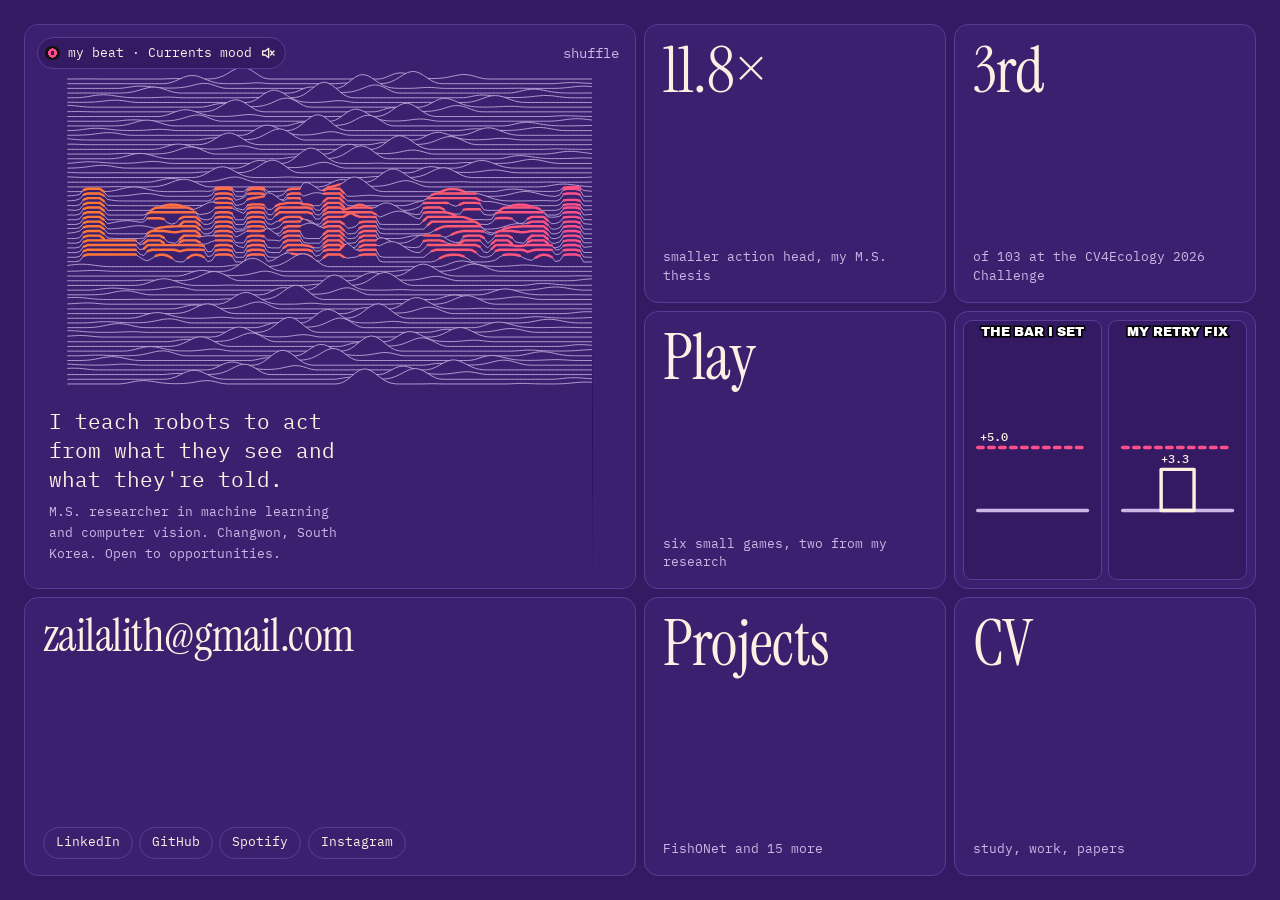
<file: index.html>
<!doctype html>
<html lang="en">
<head>
  <meta charset="utf-8">
  <meta name="viewport" content="width=device-width, initial-scale=1">
  <title>Lalith Sai</title>
  <meta name="description" content="Devireddy Lalith Sai teaches robots to act from what they see and what they're told. M.S. researcher in machine learning and computer vision.">
  <meta name="theme-color" content="#000000">
  <link rel="canonical" href="https://lexus-x.github.io/">
  <link rel="icon" href="data:image/svg+xml,%3Csvg xmlns='http://www.w3.org/2000/svg' viewBox='0 0 16 16'%3E%3Crect width='16' height='16' fill='%23000000'/%3E%3Cpath fill='none' stroke='%233d74ff' d='M3 14 7 7M4 14l4-7M5 14l4-7'/%3E%3Cpath fill='none' stroke='%23ff2a1f' d='M7 7l6-3M8 7l6-2'/%3E%3C/svg%3E">
  <link rel="preconnect" href="https://fonts.googleapis.com">
  <link rel="preconnect" href="https://fonts.gstatic.com" crossorigin>
  <link rel="stylesheet" href="https://fonts.googleapis.com/css2?family=Archivo+Black&family=IBM+Plex+Mono:wght@400;500&family=Instrument+Serif&display=swap">
  <link rel="stylesheet" href="style.css">
  <script>
    // a different album every visit, picked before paint so the colours never flash
    const albums = ['up', 'mm', 'dsotm', 'brat', 'cur']
    let last = null
    try { last = localStorage.getItem('album') } catch {}
    const fresh = albums.filter(id => id !== last)
    document.documentElement.dataset.album = fresh[Math.floor(Math.random() * fresh.length)]
    document.documentElement.classList.add('js')
  </script>
  <script type="module" src="app.js"></script>
</head>
<body>
  <main class="bento">
    <section class="tile hero" aria-labelledby="name">
      <canvas id="lines" aria-hidden="true"></canvas>
      <div class="corner">
        <button class="now" id="now" type="button" aria-pressed="false"><i aria-hidden="true"></i><span>my beat</span><svg viewBox="0 0 24 24" aria-hidden="true"><path d="M4 9h4l5-4v14l-5-4H4z"/><path class="on" d="M16 9a4 4 0 0 1 0 6M18.5 6.5a8 8 0 0 1 0 11"/><path class="off" d="M16 9l5 6M21 9l-5 6"/></svg></button>
        <button id="shuffle" type="button">shuffle</button>
      </div>
      <h1 id="name">Devireddy Lalith Sai</h1>
      <div class="hero-text">
        <p class="claim">I teach robots to act from what they see and what they're told.</p>
        <p class="meta">M.S. researcher in machine learning and computer vision. Changwon, South Korea. Open to opportunities.</p>
      </div>
    </section>
    <a class="tile" href="#cv"><b>11.8×</b><span>smaller action head, my M.S. thesis</span></a>
    <a class="tile" href="#projects"><b>3rd</b><span>of 103 at the CV4Ecology 2026 Challenge</span></a>
    <a class="tile play-tile" href="#play"><b>Play</b><span>six small games, two from my research</span></a>
    <div class="tile meme-tile">
      <figure class="meme" role="img" aria-label="Meme. In sim, the arm goes straight to the cup. On the real robot, its path scribbles everywhere.">
        <div><p>in sim</p><svg viewBox="0 0 100 100"><path class="s" d="M12 88 28 60 44 70"/><rect class="a" x="70" y="66" width="14" height="16" rx="2"/><path class="k" d="M44 70 72 72" stroke-dasharray="3 4"/></svg></div>
        <div><p>on the real robot</p><svg viewBox="0 0 100 100"><path class="s" d="M12 88 28 60 44 70"/><rect class="a" x="70" y="66" width="14" height="16" rx="2"/><path class="k" d="M44 70C70 20 90 40 60 50S20 30 50 40 96 90 30 80 60 10 40 30"/></svg></div>
      </figure>
      <figure class="meme" role="img" aria-label="Meme. The loss curve goes smoothly down. The robot knocks the cup over." hidden>
        <div><p>the loss curve</p><svg viewBox="0 0 100 100"><path class="s" d="M14 16V86H90"/><path class="k" d="M18 24C30 66 48 76 86 80"/></svg></div>
        <div><p>the robot</p><svg viewBox="0 0 100 100"><path class="s" d="M12 88 28 60 50 66"/><rect class="a" x="62" y="76" width="16" height="12" rx="2" transform="rotate(-75 70 82)"/><path class="k" d="M80 84h8M82 76l6-4M78 70l2-6"/></svg></div>
      </figure>
      <figure class="meme" role="img" aria-label="Meme. The bar I set beforehand was plus 5. My retry fix reached plus 3.3." hidden>
        <div><p>the bar I set</p><svg viewBox="0 0 100 100"><path class="a" d="M10 40H90" stroke-dasharray="4 4"/><path class="s" d="M10 86H90"/><text x="12" y="35">+5.0</text></svg></div>
        <div><p>my retry fix</p><svg viewBox="0 0 100 100"><path class="a" d="M10 40H90" stroke-dasharray="4 4"/><path class="s" d="M10 86H90"/><rect class="k" x="38" y="56" width="24" height="30"/><text x="38" y="51">+3.3</text></svg></div>
      </figure>
    </div>
    <a class="tile" href="#projects"><b>Projects</b><span>FishONet and 15 more</span></a>
    <a class="tile" href="#cv"><b>CV</b><span>study, work, papers</span></a>
    <div class="tile mail-tile">
      <a href="#contact"><b>zailalith@gmail.com</b></a>
      <p class="socials"><a href="https://www.linkedin.com/in/lalith-sai-2a218a36b/">LinkedIn</a><a href="https://github.com/lexus-x">GitHub</a><a href="https://open.spotify.com/user/0br55dbe3rtqa9s58h6lwgz2p">Spotify</a><a href="https://www.instagram.com/blindinheights/">Instagram</a></p>
    </div>
    <a class="tile" href="#suggest" hidden><b>Review</b><span>this site, anonymously</span></a>
  </main>

  <section class="panel" id="cv" aria-labelledby="cv-title">
    <header class="panel-head"><h2 id="cv-title" tabindex="-1">CV</h2><a class="back" href="#">back</a></header>
    <div class="panel-body">
      <p class="lead">Devireddy Lalith Sai. M.S. researcher in machine learning and computer vision, working on vision-language-action models, which turn camera images and text into robot motion.</p>
      <dl class="cv">
        <dt>now</dt>
        <dd>Open to opportunities. Changwon, South Korea.</dd>
        <dt>study</dt>
        <dd>
          <p><b>M.S.</b>, AI Convergence Engineering, Changwon National University, expected 2027. GPA 4.11/4.50. BK21 FOUR Fellowship. Excellence Academic Scholarship.</p>
          <p><b>B.Tech</b>, Computer Science and Business Systems, SRM IST, 2024. CGPA 8.58/10. Thesis: autism identification with deep CNNs and visual explainability.</p>
        </dd>
        <dt>work</dt>
        <dd>
          <p>Graduate Research Assistant, Intelligent Systems Lab, Changwon, since 2025. Advisor Prof. Oh-Seol Kwon. GPU evaluation on A100, Blackwell-class, RTX A6000.</p>
          <p>Mentored four IIT (BHU) interns across four separate VLA projects.</p>
          <p>Invited exhibitor, ITRC Talent Development Expo, COEX, Seoul, 2025 and 2026.</p>
        </dd>
        <dt>thesis</dt>
        <dd>
          <p>Action head built on prior project work: 11.8× smaller, 62× faster per chunk, 6× faster end to end. It replaces SmolVLA's 99.88M flow expert with an 8.43M Wavelet Neural Operator.</p>
          <p>Mixed success: 2 of 5 benchmarks passed non-inferiority. A same-size regression head could not be distinguished from mine.</p>
        </dd>
        <dt>papers</dt>
        <dd>
          <p>First author: KMMS 2026 (accepted), J. Broadcast Engineering (submitted).</p>
          <p>Co-author: crystal system classification, Batteries (MDPI), under review.</p>
        </dd>
        <dt>baseline</dt>
        <dd>SmolVLA baseline I built: 42.3% ± 2.1% over 3 seeds, 600 episodes, LIBERO-Long.</dd>
        <dt>fail</dt>
        <dd>Two fixes missed pre-registered gates: retry +3.3 (bar 5), feedback −11.7.</dd>
        <dt>award</dt>
        <dd>Led team CWNU AIX to 3rd of 103 at the CV4Ecology 2026 Challenge, with FishONet.</dd>
        <dt>tools</dt>
        <dd>
          <p>Python, PyTorch, Hugging Face, LeRobot, SmolVLA, LIBERO, MuJoCo, MetaWorld.</p>
          <p>Flow matching, neural operators, conformal prediction, open-set recognition.</p>
          <p>Linux, CUDA, Docker, Slurm, AWS, multi-node GPU evaluation.</p>
        </dd>
        <dt>languages</dt>
        <dd>English, Tamil, Telugu. TOEIC 910, IELTS 6.5.</dd>
      </dl>
      <p><a href="Devireddy_Lalith_Sai_CV.pdf">CV (PDF)</a></p>
    </div>
  </section>

  <section class="panel" id="projects" aria-labelledby="projects-title">
    <header class="panel-head"><h2 id="projects-title" tabindex="-1">Projects</h2><a class="back" href="#">back</a></header>
    <div class="panel-body">
      <div class="cards">
        <article class="card">
          <small>CV4Ecology 2026 · team lead</small>
          <p class="big">3rd of 103</p>
          <h3><a href="https://fishonet.lalithsai00.workers.dev/">FishONet</a></h3>
          <p>Led team CWNU AIX. 17,393 species, 11,598 with no photos. 53.761% overall, 23.77% on unseen ones.</p>
          <p>Caught a leak: +13.374 on proxy, +0.006 for real. Removing it gained +0.213.</p>
          <p><a href="https://github.com/lexus-x/FishONet">Code on GitHub</a></p>
        </article>
        <article class="card">
          <small>M.S. thesis</small>
          <p class="big">11.8× smaller</p>
          <h3>Wavelet Neural Operator action head</h3>
          <p>Built on prior project work. It replaces SmolVLA's 99.88M flow expert with 8.43M parameters: 62× faster per chunk, 6× faster end to end.</p>
          <p>Mixed success: 2 of 5 benchmarks passed non-inferiority, and a same-size regression head could not be distinguished from mine.</p>
        </article>
      </div>
      <h3 class="sub">15 more on GitHub</h3>
      <p class="tags">
        <a href="https://github.com/lexus-x/SE3-VLA">SE3-VLA</a>
        <a href="https://github.com/lexus-x/GeoAct">GeoAct</a>
        <a href="https://github.com/lexus-x/CASTLE">CASTLE</a>
        <a href="https://github.com/lexus-x/PerturbVLA">PerturbVLA</a>
        <a href="https://github.com/lexus-x/SimRealDiag">SimRealDiag</a>
        <a href="https://github.com/lexus-x/Horizon">Horizon</a>
        <a href="https://github.com/lexus-x/vla-research">VLA survey</a>
        <a href="https://github.com/lexus-x/Hybrid-v3">Dark vessel detection</a>
        <a href="https://github.com/lexus-x/MDL-Emergent-Language">MDL Emergent Language</a>
        <a href="https://github.com/lexus-x/Vectron">Vectron</a>
        <a href="https://github.com/lexus-x/QuantizeKit">QuantizeKit</a>
        <a href="https://github.com/lexus-x/lsm-engine">lsm-engine</a>
        <a href="https://github.com/lexus-x/CacheForge">CacheForge</a>
        <a href="https://github.com/lexus-x/Traceweaver">Traceweaver</a>
        <a href="https://github.com/lexus-x/linkforge">LinkForge</a>
      </p>
    </div>
  </section>

  <section class="panel" id="play" aria-labelledby="play-title">
    <header class="panel-head"><h2 id="play-title" tabindex="-1">Play</h2><a class="back" href="#">back</a></header>
    <div class="panel-body">
      <p class="lead">Six small games. Beat the delay and Keep 8 numbers come from my research; none of them runs the real model.</p>
      <div class="games">
        <button class="game" type="button" data-game="delay"><b>Beat the delay</b><span>Steer a robot arm that follows you late, with a slow head and one 6× faster.</span></button>
        <button class="game" type="button" data-game="keep"><b>Keep 8 numbers</b><span>Draw a line and watch it rebuilt from only its largest wavelet numbers.</span></button>
        <button class="game" type="button" data-game="reviewer"><b>Reviewer 2</b><span>Answer the reviewer's comments before five pile up and the paper is rejected.</span></button>
        <button class="game" type="button" data-game="grasp"><b>Grasp</b><span>Drop the gripper on the cup. Every catch makes it faster.</span></button>
        <button class="game" type="button" data-game="sim"><b>Sim to real</b><span>Plan a path to the cup, then watch the real robot drift off it.</span></button>
        <button class="game" type="button" data-game="album"><b>Name that album</b><span>This site wears a different album each visit. Guess which one.</span></button>
      </div>
      <h3 class="sub">Elsewhere</h3>
      <p class="tags">
        <a href="https://neal.fun/not-a-robot/" target="_blank" rel="noopener">I'm Not a Robot</a>
        <a href="https://neal.fun/perfect-circle/" target="_blank" rel="noopener">Draw a Perfect Circle</a>
        <a href="https://neal.fun/infinite-craft/" target="_blank" rel="noopener">Infinite Craft</a>
        <a href="https://www.decisionproblem.com/paperclips/index2.html" target="_blank" rel="noopener">Universal Paperclips</a>
        <a href="https://quickdraw.withgoogle.com/" target="_blank" rel="noopener">Quick, Draw!</a>
        <a href="https://www.linerider.com/" target="_blank" rel="noopener">Line Rider</a>
        <a href="https://humanbenchmark.com/" target="_blank" rel="noopener">Human Benchmark</a>
      </p>
    </div>
  </section>

  <section class="panel" id="contact" aria-labelledby="contact-title">
    <header class="panel-head"><h2 id="contact-title" tabindex="-1">Contact</h2><a class="back" href="#">back</a></header>
    <div class="panel-body contact">
      <button class="mail" id="mail" type="button" aria-label="Copy the email address zailalith@gmail.com"><span class="mail-text">zailalith<br>@gmail.com</span><span class="mail-hint">tap to copy</span><span class="flash" aria-hidden="true">copied</span></button>
      <p class="sr" id="mail-status" role="status"></p>
      <p class="links"><a href="mailto:zailalith@gmail.com">Email</a><a href="https://www.linkedin.com/in/lalith-sai-2a218a36b/">LinkedIn</a><a href="https://github.com/lexus-x">GitHub</a><a href="https://open.spotify.com/user/0br55dbe3rtqa9s58h6lwgz2p">Spotify</a><a href="https://www.instagram.com/blindinheights/">Instagram</a><a href="Devireddy_Lalith_Sai_CV.pdf">CV (PDF)</a></p>
    </div>
  </section>

  <section class="panel" id="suggest" aria-labelledby="suggest-title" hidden>
    <header class="panel-head"><h2 id="suggest-title" tabindex="-1">Review</h2><a class="back" href="#">back</a></header>
    <div class="panel-body">
      <p class="lead">Peer review is anonymous. So is this. Review this site like a paper.</p>
      <form class="review" id="review">
        <fieldset class="verdicts">
          <legend>Your verdict</legend>
          <label><input type="radio" name="verdict" value="accept"><span>accept</span></label>
          <label><input type="radio" name="verdict" value="minor revision"><span>minor revision</span></label>
          <label><input type="radio" name="verdict" value="major revision"><span>major revision</span></label>
          <label><input type="radio" name="verdict" value="reject"><span>reject</span></label>
        </fieldset>
        <label for="note">Comments to the author</label>
        <textarea id="note" name="text" rows="6" maxlength="1000"></textarea>
        <input class="trap" name="website" tabindex="-1" autocomplete="off" aria-hidden="true">
        <button class="send" type="submit">submit review</button>
        <span id="sent" role="status"></span>
      </form>
      <p class="small">No name or email needed. I store only the verdict, the comment and the date, never your IP.</p>
    </div>
  </section>

  <div class="arena" id="arena" hidden>
    <button id="leave" type="button">back</button>
    <div class="game-space" id="game"></div>
  </div>
</body>
</html>
</file>
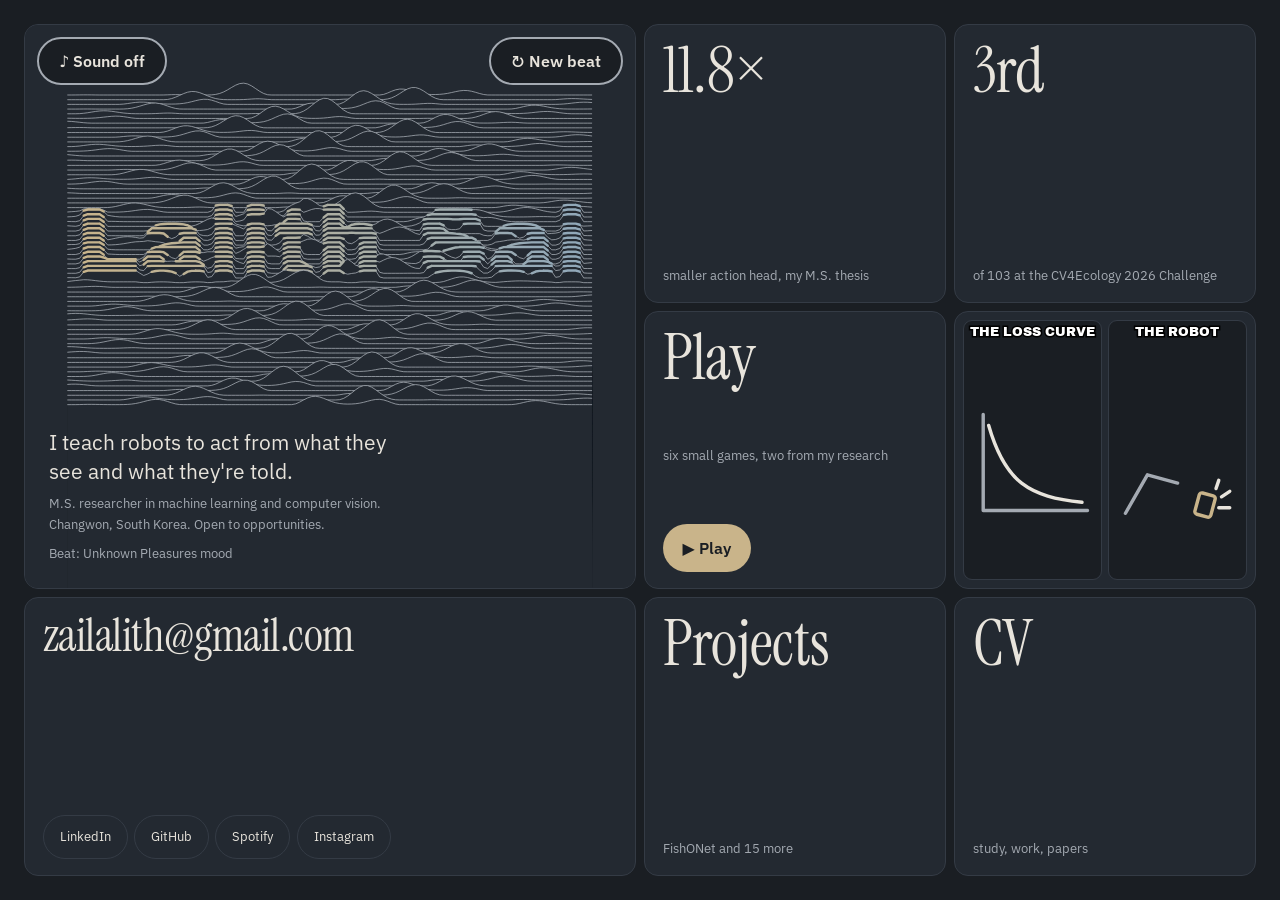
<file: next/index.html>
<!doctype html>
<html lang="en">
<head>
  <meta charset="utf-8">
  <meta name="viewport" content="width=device-width, initial-scale=1">
  <title>Lalith Sai</title>
  <meta name="description" content="Devireddy Lalith Sai teaches robots to act from what they see and what they're told. M.S. researcher in machine learning and computer vision.">
  <meta name="theme-color" content="#1a1e23">
  <meta name="robots" content="noindex">
  <link rel="icon" href="data:image/svg+xml,%3Csvg xmlns='http://www.w3.org/2000/svg' viewBox='0 0 16 16'%3E%3Crect width='16' height='16' fill='%23000000'/%3E%3Cpath fill='none' stroke='%233d74ff' d='M3 14 7 7M4 14l4-7M5 14l4-7'/%3E%3Cpath fill='none' stroke='%23ff2a1f' d='M7 7l6-3M8 7l6-2'/%3E%3C/svg%3E">
  <link rel="preconnect" href="https://fonts.googleapis.com">
  <link rel="preconnect" href="https://fonts.gstatic.com" crossorigin>
  <link rel="stylesheet" href="https://fonts.googleapis.com/css2?family=Archivo+Black&family=IBM+Plex+Mono:wght@400;500&family=IBM+Plex+Sans:wght@400;600&family=Instrument+Serif&display=swap">
  <link rel="stylesheet" href="style.css">
  <script>document.documentElement.classList.add('js')</script>
  <script type="module" src="app.js"></script>
</head>
<body>
  <main class="bento">
    <section class="tile hero" aria-labelledby="name">
      <canvas id="lines" aria-hidden="true"></canvas>
      <div class="corner">
        <button class="now" id="now" type="button" aria-pressed="false">♪ Sound off</button>
        <button id="shuffle" type="button">↻ New beat</button>
      </div>
      <h1 id="name">Devireddy Lalith Sai</h1>
      <div class="hero-text">
        <p class="claim">I teach robots to act from what they see and what they're told.</p>
        <p class="meta">M.S. researcher in machine learning and computer vision. Changwon, South Korea. Open to opportunities.</p>
        <p class="meta" id="beat" aria-live="polite"></p>
      </div>
    </section>
    <a class="tile" href="#cv"><b>11.8×</b><span>smaller action head, my M.S. thesis</span></a>
    <a class="tile" href="#projects"><b>3rd</b><span>of 103 at the CV4Ecology 2026 Challenge</span></a>
    <a class="tile play-tile" href="#play"><b>Play</b><span>six small games, two from my research</span></a>
    <div class="tile meme-tile">
      <figure class="meme" role="img" aria-label="Meme. In sim, the arm goes straight to the cup. On the real robot, its path scribbles everywhere.">
        <div><p>in sim</p><svg viewBox="0 0 100 100"><path class="s" d="M12 88 28 60 44 70"/><rect class="a" x="70" y="66" width="14" height="16" rx="2"/><path class="k" d="M44 70 72 72" stroke-dasharray="3 4"/></svg></div>
        <div><p>on the real robot</p><svg viewBox="0 0 100 100"><path class="s" d="M12 88 28 60 44 70"/><rect class="a" x="70" y="66" width="14" height="16" rx="2"/><path class="k" d="M44 70C70 20 90 40 60 50S20 30 50 40 96 90 30 80 60 10 40 30"/></svg></div>
      </figure>
      <figure class="meme" role="img" aria-label="Meme. The loss curve goes smoothly down. The robot knocks the cup over." hidden>
        <div><p>the loss curve</p><svg viewBox="0 0 100 100"><path class="s" d="M14 16V86H90"/><path class="k" d="M18 24C30 66 48 76 86 80"/></svg></div>
        <div><p>the robot</p><svg viewBox="0 0 100 100"><path class="s" d="M12 88 28 60 50 66"/><rect class="a" x="62" y="76" width="16" height="12" rx="2" transform="rotate(-75 70 82)"/><path class="k" d="M80 84h8M82 76l6-4M78 70l2-6"/></svg></div>
      </figure>
      <figure class="meme" role="img" aria-label="Meme. The bar I set beforehand was plus 5. My retry fix reached plus 3.3." hidden>
        <div><p>the bar I set</p><svg viewBox="0 0 100 100"><path class="a" d="M10 40H90" stroke-dasharray="4 4"/><path class="s" d="M10 86H90"/><text x="12" y="35">+5.0</text></svg></div>
        <div><p>my retry fix</p><svg viewBox="0 0 100 100"><path class="a" d="M10 40H90" stroke-dasharray="4 4"/><path class="s" d="M10 86H90"/><rect class="k" x="38" y="56" width="24" height="30"/><text x="38" y="51">+3.3</text></svg></div>
      </figure>
    </div>
    <a class="tile" href="#projects"><b>Projects</b><span>FishONet and 15 more</span></a>
    <a class="tile" href="#cv"><b>CV</b><span>study, work, papers</span></a>
    <div class="tile mail-tile">
      <a href="#contact"><b>zailalith@gmail.com</b></a>
      <p class="socials"><a href="https://www.linkedin.com/in/lalith-sai-2a218a36b/">LinkedIn</a><a href="https://github.com/lexus-x">GitHub</a><a href="https://open.spotify.com/user/0br55dbe3rtqa9s58h6lwgz2p">Spotify</a><a href="https://www.instagram.com/blindinheights/">Instagram</a></p>
    </div>
    <a class="tile" href="#suggest" hidden><b>Review</b><span>this site, anonymously</span></a>
  </main>

  <section class="panel" id="cv" aria-labelledby="cv-title">
    <header class="panel-head"><h2 id="cv-title" tabindex="-1">CV</h2><a class="back" href="#">← Back</a></header>
    <div class="panel-body">
      <p class="lead">Devireddy Lalith Sai. M.S. researcher in machine learning and computer vision, working on vision-language-action models, which turn camera images and text into robot motion.</p>
      <dl class="cv">
        <dt>now</dt>
        <dd>Open to opportunities. Changwon, South Korea.</dd>
        <dt>study</dt>
        <dd>
          <p><b>M.S.</b>, AI Convergence Engineering, Changwon National University, expected 2027. GPA 4.11/4.50. BK21 FOUR Fellowship. Excellence Academic Scholarship.</p>
          <p><b>B.Tech</b>, Computer Science and Business Systems, SRM IST, 2024. CGPA 8.58/10. Thesis: autism identification with deep CNNs and visual explainability.</p>
        </dd>
        <dt>work</dt>
        <dd>
          <p>Graduate Research Assistant, Intelligent Systems Lab, Changwon, since 2025. Advisor Prof. Oh-Seol Kwon. GPU evaluation on A100, Blackwell-class, RTX A6000.</p>
          <p>Mentored four IIT (BHU) interns across four separate VLA projects.</p>
          <p>Invited exhibitor, ITRC Talent Development Expo, COEX, Seoul, 2025 and 2026.</p>
        </dd>
        <dt>thesis</dt>
        <dd>
          <p>Action head built on prior project work: 11.8× smaller, 62× faster per chunk, 6× faster end to end. It replaces SmolVLA's 99.88M flow expert with an 8.43M Wavelet Neural Operator.</p>
          <p>Mixed success: 2 of 5 benchmarks passed non-inferiority. A same-size regression head could not be distinguished from mine.</p>
        </dd>
        <dt>papers</dt>
        <dd>
          <p>First author: KMMS 2026 (accepted), J. Broadcast Engineering (submitted).</p>
          <p>Co-author: crystal system classification, Batteries (MDPI), under review.</p>
        </dd>
        <dt>baseline</dt>
        <dd>SmolVLA baseline I built: 42.3% ± 2.1% over 3 seeds, 600 episodes, LIBERO-Long.</dd>
        <dt>fail</dt>
        <dd>Two fixes missed pre-registered gates: retry +3.3 (bar 5), feedback −11.7.</dd>
        <dt>award</dt>
        <dd>Led team CWNU AIX to 3rd of 103 at the CV4Ecology 2026 Challenge, with FishONet.</dd>
        <dt>tools</dt>
        <dd>
          <p>Python, PyTorch, Hugging Face, LeRobot, SmolVLA, LIBERO, MuJoCo, MetaWorld.</p>
          <p>Flow matching, neural operators, conformal prediction, open-set recognition.</p>
          <p>Linux, CUDA, Docker, Slurm, AWS, multi-node GPU evaluation.</p>
        </dd>
        <dt>languages</dt>
        <dd>English, Tamil, Telugu. TOEIC 910, IELTS 6.5.</dd>
      </dl>
      <p><a href="../Devireddy_Lalith_Sai_CV.pdf">CV (PDF)</a></p>
    </div>
  </section>

  <section class="panel" id="projects" aria-labelledby="projects-title">
    <header class="panel-head"><h2 id="projects-title" tabindex="-1">Projects</h2><a class="back" href="#">← Back</a></header>
    <div class="panel-body">
      <div class="cards">
        <article class="card">
          <small>CV4Ecology 2026 · team lead</small>
          <p class="big">3rd of 103</p>
          <h3><a href="https://fishonet.lalithsai00.workers.dev/">FishONet</a></h3>
          <p>Led team CWNU AIX. 17,393 species, 11,598 with no photos. 53.761% overall, 23.77% on unseen ones.</p>
          <p>Caught a leak: +13.374 on proxy, +0.006 for real. Removing it gained +0.213.</p>
          <p><a href="https://github.com/lexus-x/FishONet">Code on GitHub</a></p>
        </article>
        <article class="card">
          <small>M.S. thesis</small>
          <p class="big">11.8× smaller</p>
          <h3>Wavelet Neural Operator action head</h3>
          <p>Built on prior project work. It replaces SmolVLA's 99.88M flow expert with 8.43M parameters: 62× faster per chunk, 6× faster end to end.</p>
          <p>Mixed success: 2 of 5 benchmarks passed non-inferiority, and a same-size regression head could not be distinguished from mine.</p>
        </article>
      </div>
      <h3 class="sub">15 more on GitHub</h3>
      <p class="tags">
        <a href="https://github.com/lexus-x/SE3-VLA">SE3-VLA</a>
        <a href="https://github.com/lexus-x/GeoAct">GeoAct</a>
        <a href="https://github.com/lexus-x/CASTLE">CASTLE</a>
        <a href="https://github.com/lexus-x/PerturbVLA">PerturbVLA</a>
        <a href="https://github.com/lexus-x/SimRealDiag">SimRealDiag</a>
        <a href="https://github.com/lexus-x/Horizon">Horizon</a>
        <a href="https://github.com/lexus-x/vla-research">VLA survey</a>
        <a href="https://github.com/lexus-x/Hybrid-v3">Dark vessel detection</a>
        <a href="https://github.com/lexus-x/MDL-Emergent-Language">MDL Emergent Language</a>
        <a href="https://github.com/lexus-x/Vectron">Vectron</a>
        <a href="https://github.com/lexus-x/QuantizeKit">QuantizeKit</a>
        <a href="https://github.com/lexus-x/lsm-engine">lsm-engine</a>
        <a href="https://github.com/lexus-x/CacheForge">CacheForge</a>
        <a href="https://github.com/lexus-x/Traceweaver">Traceweaver</a>
        <a href="https://github.com/lexus-x/linkforge">LinkForge</a>
      </p>
    </div>
  </section>

  <section class="panel" id="play" aria-labelledby="play-title">
    <header class="panel-head"><h2 id="play-title" tabindex="-1">Play</h2><a class="back" href="#">← Back</a></header>
    <div class="panel-body">
      <p class="lead">Six small games. Beat the delay and Keep 8 numbers come from my research; none of them runs the real model.</p>
      <div class="games">
        <button class="game" type="button" data-game="delay"><b>Beat the delay</b><span>Steer a robot arm that follows you late, with a slow head and one 6× faster.</span></button>
        <button class="game" type="button" data-game="keep"><b>Keep 8 numbers</b><span>Draw a line and watch it rebuilt from only its largest wavelet numbers.</span></button>
        <button class="game" type="button" data-game="reviewer"><b>Reviewer 2</b><span>Answer the reviewer's comments before five pile up and the paper is rejected.</span></button>
        <button class="game" type="button" data-game="grasp"><b>Grasp</b><span>Drop the gripper on the cup. Every catch makes it faster.</span></button>
        <button class="game" type="button" data-game="sim"><b>Sim to real</b><span>Plan a path to the cup, then watch the real robot drift off it.</span></button>
        <button class="game" type="button" data-game="album"><b>Name that album</b><span>This site wears a different album each visit. Guess which one.</span></button>
      </div>
      <h3 class="sub">Elsewhere</h3>
      <p class="tags">
        <a href="https://neal.fun/not-a-robot/" target="_blank" rel="noopener">I'm Not a Robot</a>
        <a href="https://neal.fun/perfect-circle/" target="_blank" rel="noopener">Draw a Perfect Circle</a>
        <a href="https://neal.fun/infinite-craft/" target="_blank" rel="noopener">Infinite Craft</a>
        <a href="https://www.decisionproblem.com/paperclips/index2.html" target="_blank" rel="noopener">Universal Paperclips</a>
        <a href="https://quickdraw.withgoogle.com/" target="_blank" rel="noopener">Quick, Draw!</a>
        <a href="https://www.linerider.com/" target="_blank" rel="noopener">Line Rider</a>
        <a href="https://humanbenchmark.com/" target="_blank" rel="noopener">Human Benchmark</a>
      </p>
    </div>
  </section>

  <section class="panel" id="contact" aria-labelledby="contact-title">
    <header class="panel-head"><h2 id="contact-title" tabindex="-1">Contact</h2><a class="back" href="#">← Back</a></header>
    <div class="panel-body contact">
      <button class="mail" id="mail" type="button" aria-label="Copy the email address zailalith@gmail.com"><span class="mail-text">zailalith<br>@gmail.com</span><span class="mail-hint">tap to copy</span><span class="flash" aria-hidden="true">copied</span></button>
      <p class="sr" id="mail-status" role="status"></p>
      <p class="links"><a href="mailto:zailalith@gmail.com">Email</a><a href="https://www.linkedin.com/in/lalith-sai-2a218a36b/">LinkedIn</a><a href="https://github.com/lexus-x">GitHub</a><a href="https://open.spotify.com/user/0br55dbe3rtqa9s58h6lwgz2p">Spotify</a><a href="https://www.instagram.com/blindinheights/">Instagram</a><a href="../Devireddy_Lalith_Sai_CV.pdf">CV (PDF)</a></p>
    </div>
  </section>

  <section class="panel" id="suggest" aria-labelledby="suggest-title" hidden>
    <header class="panel-head"><h2 id="suggest-title" tabindex="-1">Review</h2><a class="back" href="#">← Back</a></header>
    <div class="panel-body">
      <p class="lead">Peer review is anonymous. So is this. Review this site like a paper.</p>
      <form class="review" id="review">
        <fieldset class="verdicts">
          <legend>Your verdict</legend>
          <label><input type="radio" name="verdict" value="accept"><span>accept</span></label>
          <label><input type="radio" name="verdict" value="minor revision"><span>minor revision</span></label>
          <label><input type="radio" name="verdict" value="major revision"><span>major revision</span></label>
          <label><input type="radio" name="verdict" value="reject"><span>reject</span></label>
        </fieldset>
        <label for="note">Comments to the author</label>
        <textarea id="note" name="text" rows="6" maxlength="1000"></textarea>
        <input class="trap" name="website" tabindex="-1" autocomplete="off" aria-hidden="true">
        <button class="send" type="submit">submit review</button>
        <span id="sent" role="status"></span>
      </form>
      <p class="small">No name or email needed. I store only the verdict, the comment and the date, never your IP.</p>
    </div>
  </section>

  <div class="arena" id="arena" hidden>
    <button id="leave" type="button">← Games</button>
    <div class="game-space" id="game"></div>
  </div>
</body>
</html>
</file>
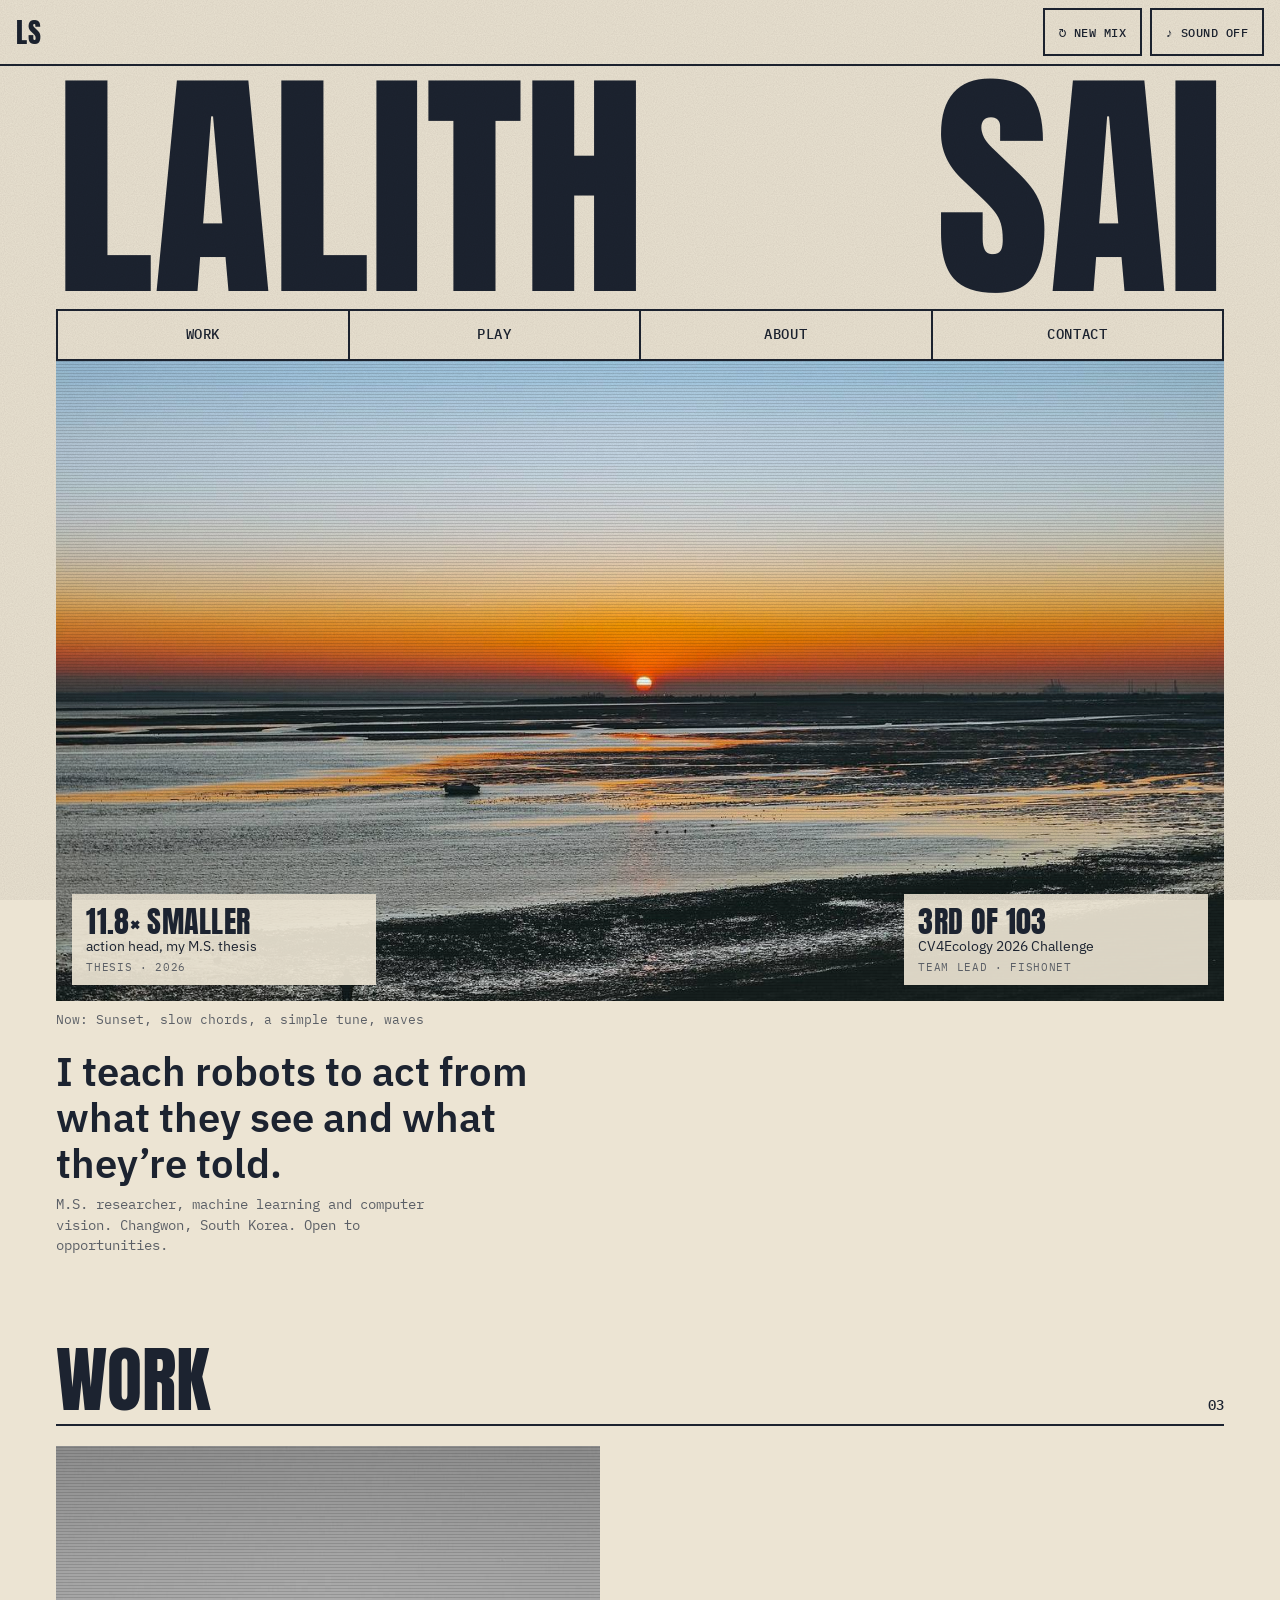
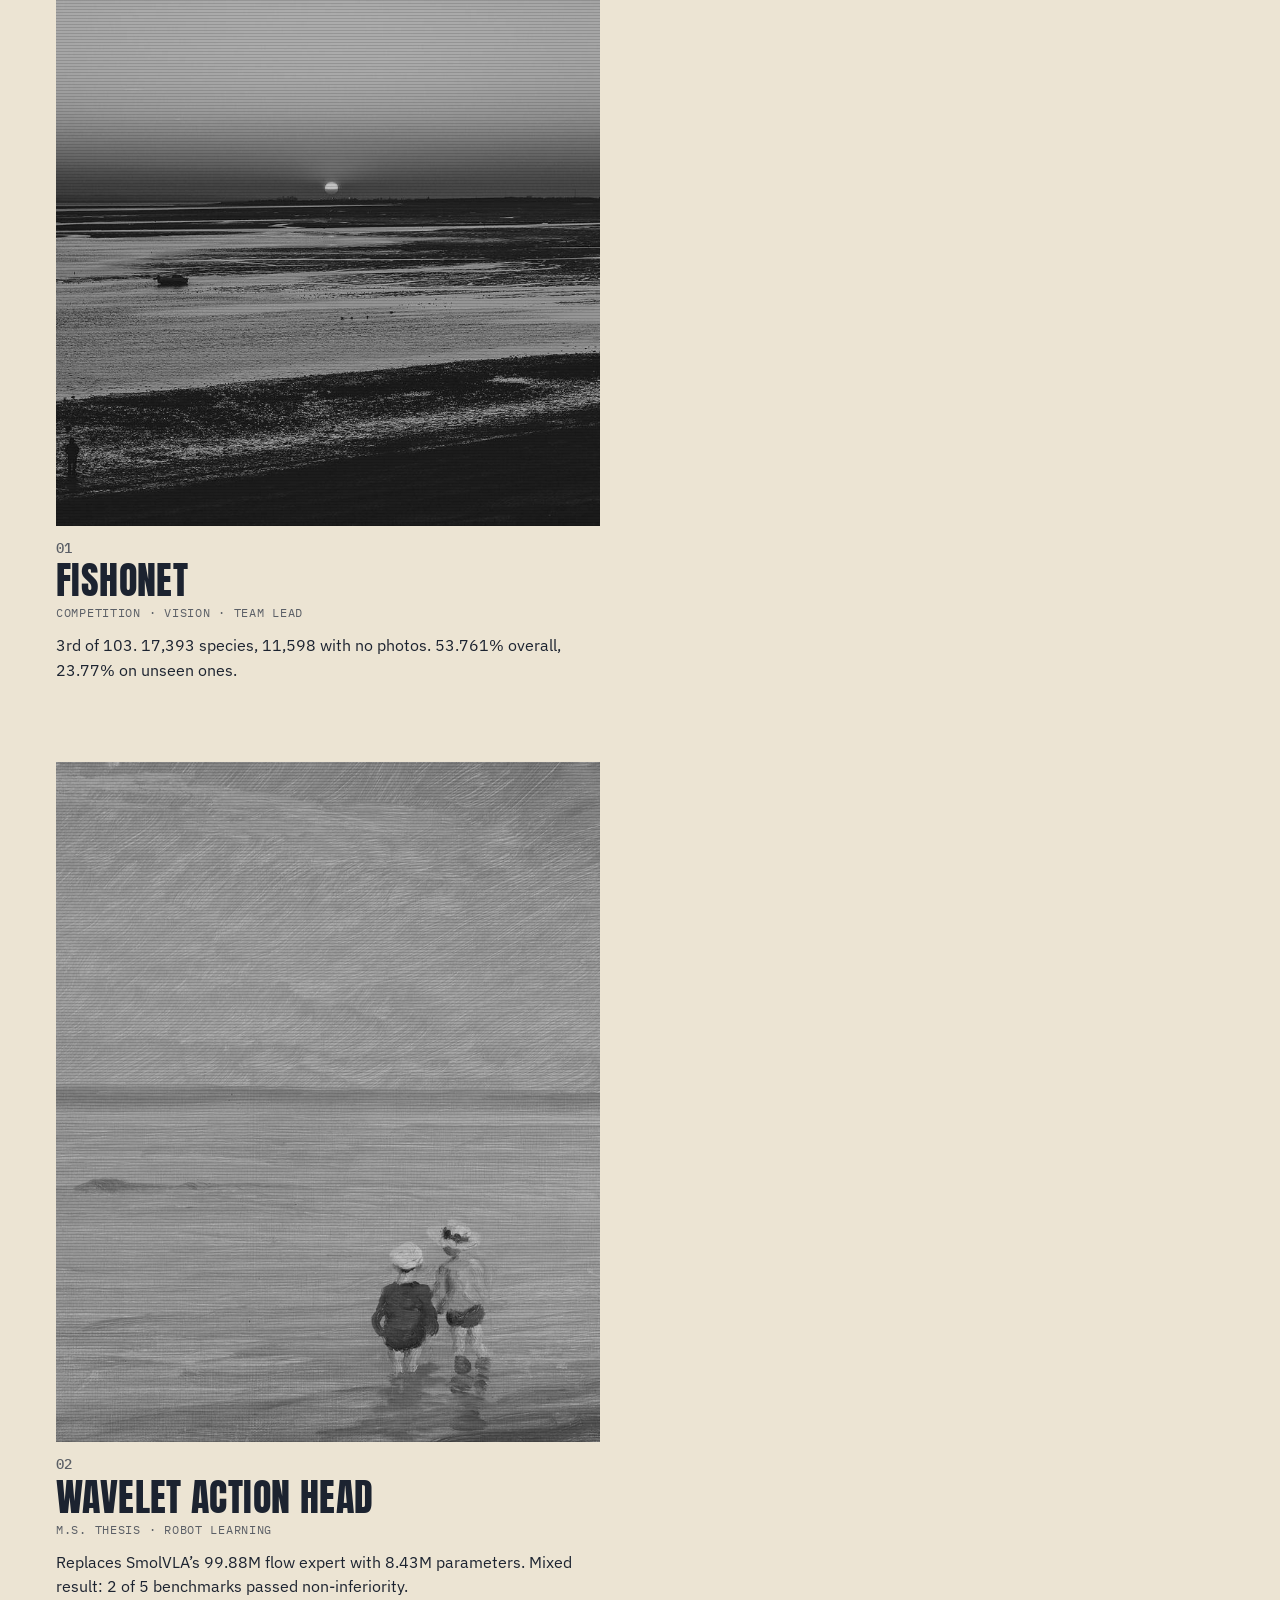
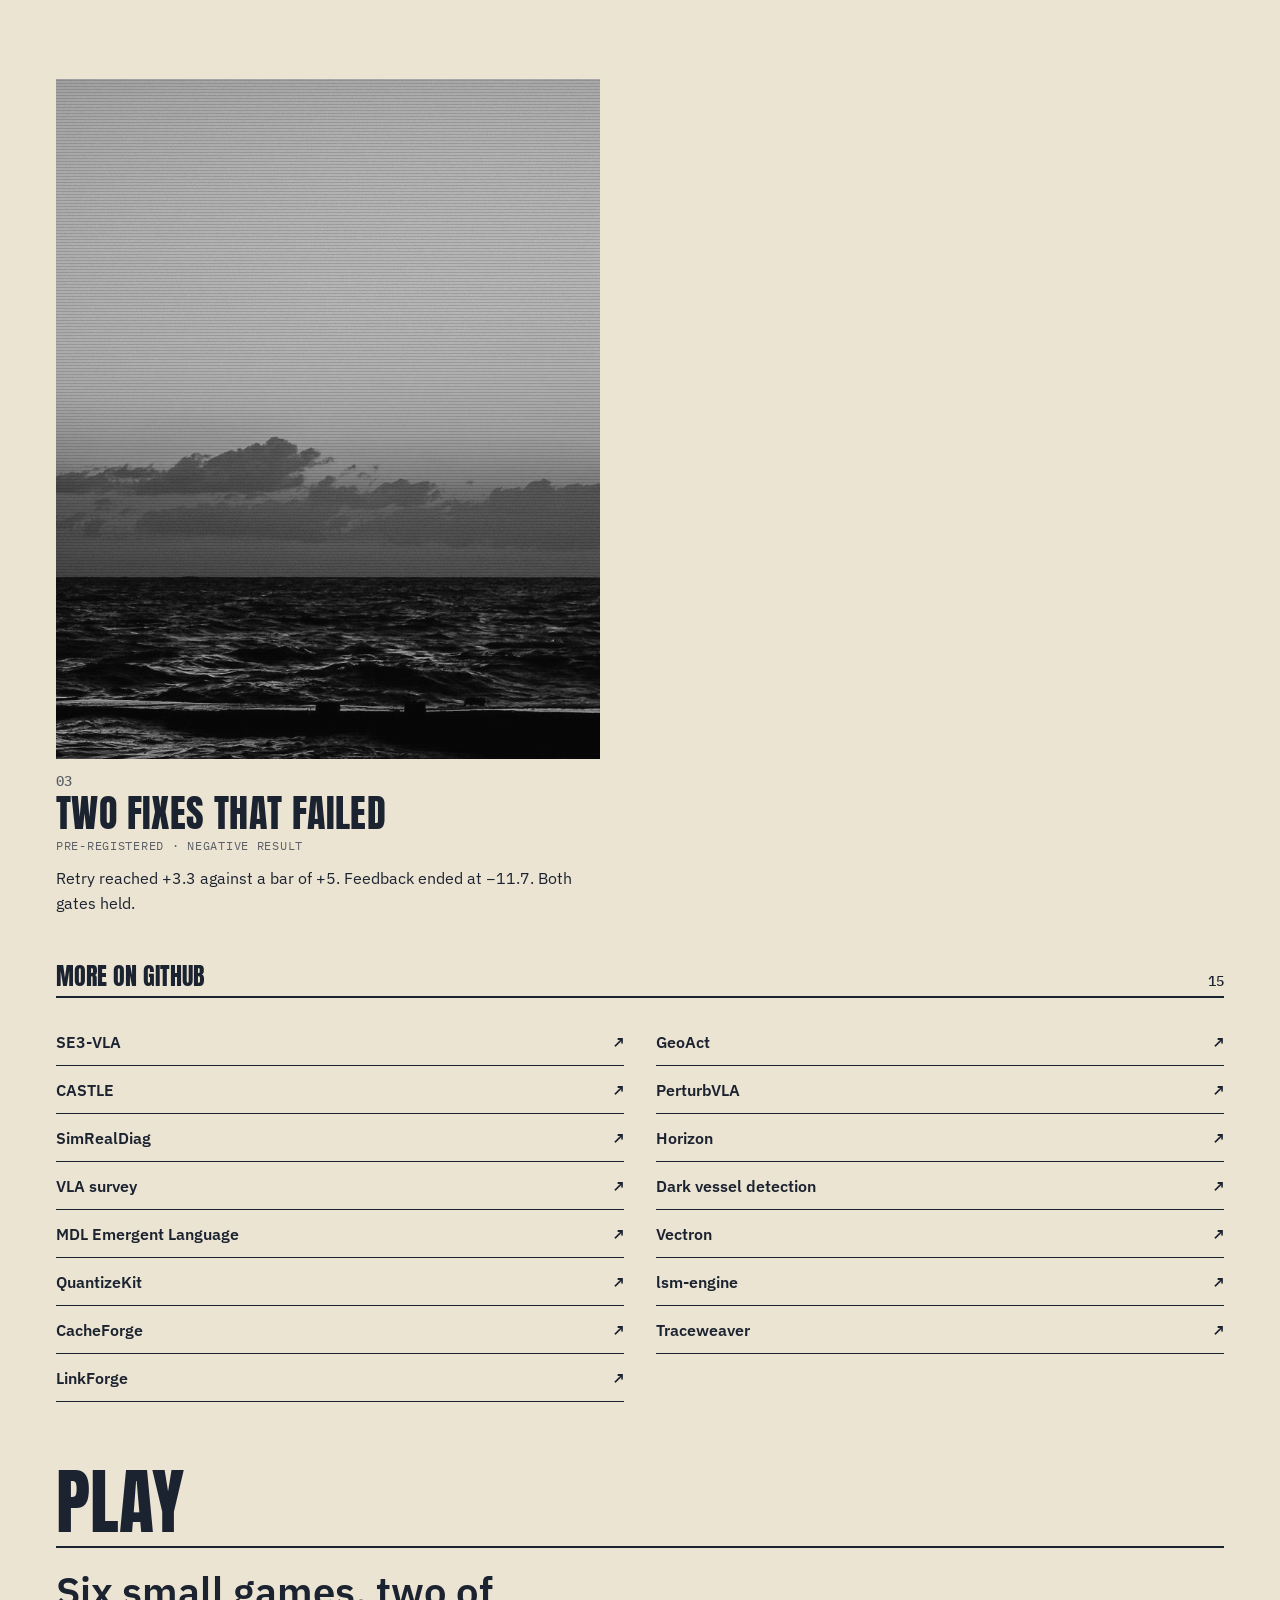
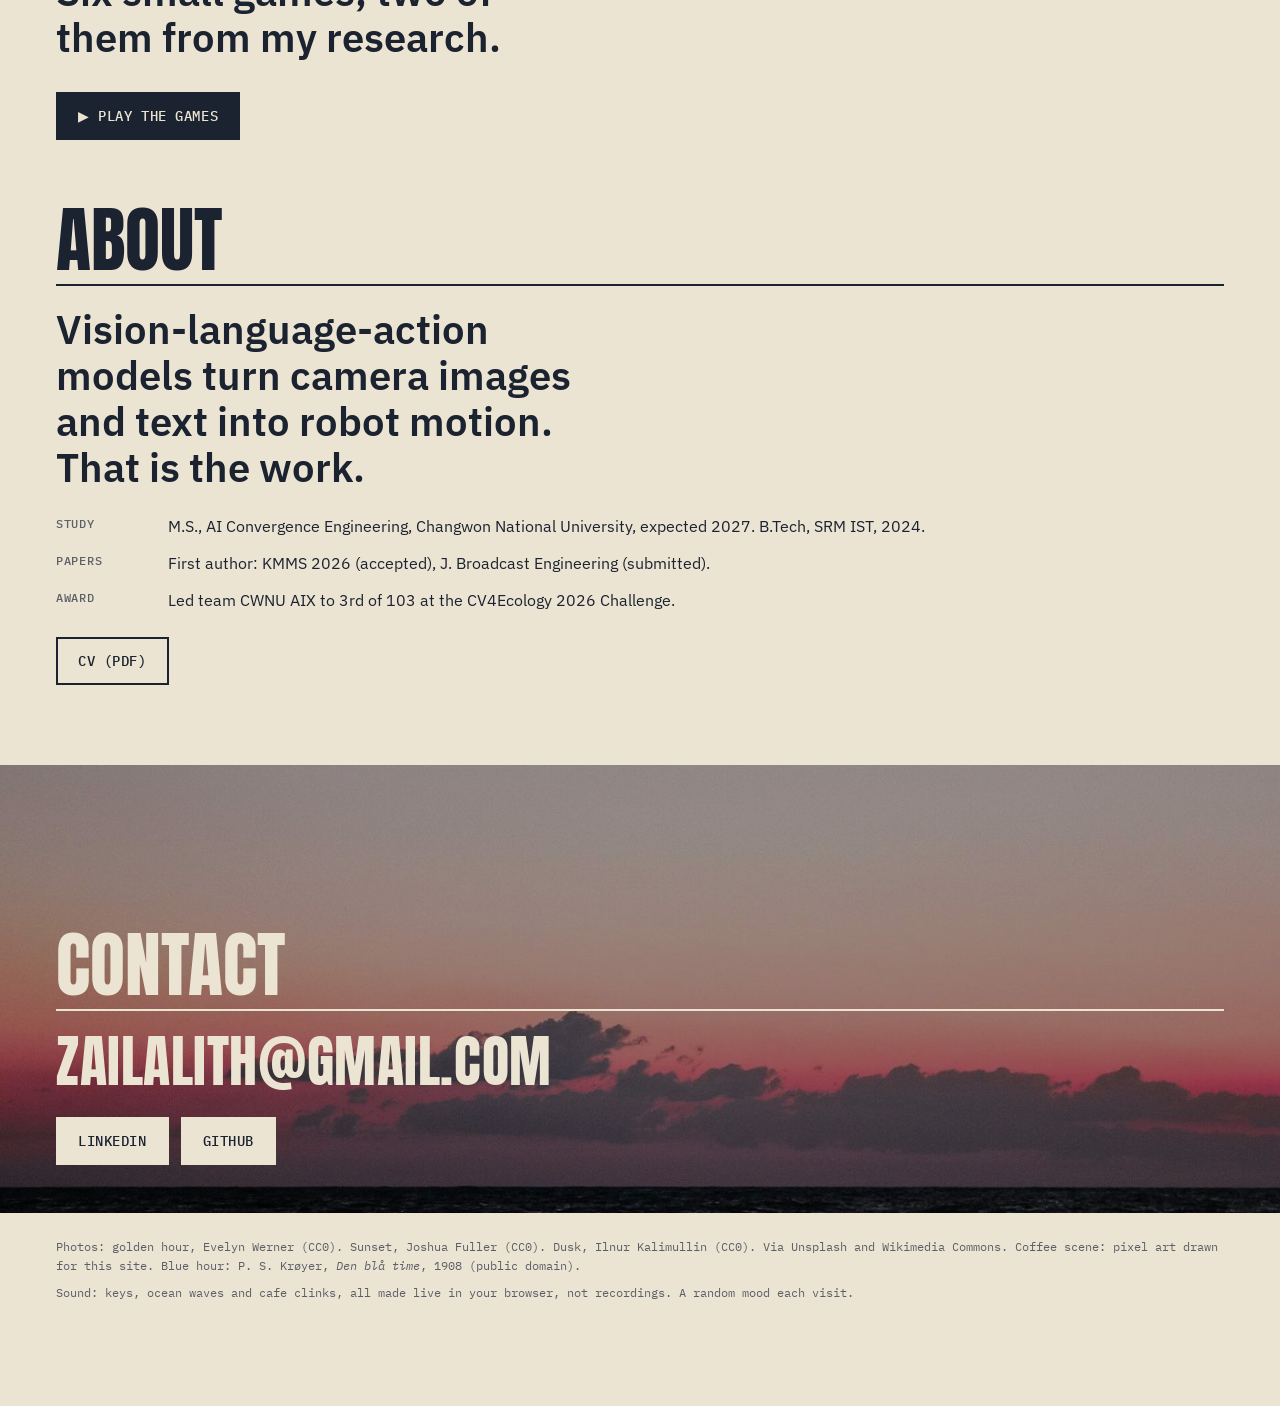
<file: sea/index.html>
<!doctype html>
<html lang="en">
<head>
  <meta charset="utf-8">
  <meta name="viewport" content="width=device-width, initial-scale=1">
  <title>Lalith Sai</title>
  <meta name="robots" content="noindex">
  <meta name="theme-color" content="#ece4d3">
  <link rel="preconnect" href="https://fonts.googleapis.com">
  <link rel="preconnect" href="https://fonts.gstatic.com" crossorigin>
  <link rel="stylesheet" href="https://fonts.googleapis.com/css2?family=Anton&family=IBM+Plex+Mono:wght@400;500&family=IBM+Plex+Sans:wght@400;600&display=swap">
  <link rel="stylesheet" href="sea.css">
  <script>document.documentElement.classList.add('js')</script>
  <script type="module" src="sea.js"></script>
</head>
<body>
  <header class="bar">
    <a class="mark" href="#top" aria-label="Lalith Sai, top">LS</a>
    <div class="ctl">
      <button class="btn ghost" id="mix" type="button">&#8635; New mix</button>
      <button class="btn ghost" id="snd" type="button" aria-pressed="false">&#9834; Sound off</button>
    </div>
  </header>

  <main id="top">
    <section class="hero">
      <h1 class="word" aria-label="Lalith Sai"><span>Lalith</span><span>Sai</span></h1>
      <nav class="nav" aria-label="Sections">
        <a href="#work">Work</a><a href="#play">Play</a><a href="#about">About</a><a href="#contact">Contact</a>
      </nav>
      <figure class="photo hero-photo">
        <img src="img/golden.jpg" width="1920" height="1275" alt="A surfer waits in the sea under a golden sunset sky" fetchpriority="high">
        <div class="notes">
          <p class="note"><b>11.8&times; smaller</b>action head, my M.S. thesis<small>Thesis &middot; 2026</small></p>
          <p class="note late"><b>3rd of 103</b>CV4Ecology 2026 Challenge<small>Team lead &middot; FishONet</small></p>
        </div>
      </figure>
      <p class="mixline" id="mixline" aria-live="polite"></p>
      <p class="claim">I teach robots to act from what they see and what they&rsquo;re told.</p>
      <p class="meta">M.S. researcher, machine learning and computer vision. Changwon, South Korea. Open to opportunities.</p>
    </section>

    <section id="work" class="work" aria-labelledby="work-h">
      <h2 id="work-h" class="label">Work <span>03</span></h2>
      <ol class="stream">
        <li>
          <a class="card" href="https://fishonet.lalithsai00.workers.dev/">
            <span class="photo tile"><img src="img/sunset.jpg" width="1920" height="1280" alt="" loading="lazy"></span>
            <span class="num">01</span>
            <b>FishONet</b>
            <span class="tags">Competition &middot; Vision &middot; Team lead</span>
            <span class="line">3rd of 103. 17,393 species, 11,598 with no photos. 53.761% overall, 23.77% on unseen ones.</span>
          </a>
        </li>
        <li>
          <a class="card" href="../#projects">
            <span class="photo tile"><img src="img/blue.jpg" style="object-position:88% 50%" width="1920" height="1326" alt="" loading="lazy"></span>
            <span class="num">02</span>
            <b>Wavelet action head</b>
            <span class="tags">M.S. thesis &middot; Robot learning</span>
            <span class="line">Replaces SmolVLA&rsquo;s 99.88M flow expert with 8.43M parameters. Mixed result: 2 of 5 benchmarks passed non-inferiority.</span>
          </a>
        </li>
        <li>
          <a class="card" href="../#cv">
            <span class="photo tile"><img src="img/dusk.jpg" width="1920" height="1280" alt="" loading="lazy"></span>
            <span class="num">03</span>
            <b>Two fixes that failed</b>
            <span class="tags">Pre-registered &middot; Negative result</span>
            <span class="line">Retry reached +3.3 against a bar of +5. Feedback ended at &minus;11.7. Both gates held.</span>
          </a>
        </li>
      </ol>
      <h3 class="label small">More on GitHub <span>15</span></h3>
      <ul class="list">
        <li><a href="https://github.com/lexus-x/SE3-VLA">SE3-VLA</a></li>
        <li><a href="https://github.com/lexus-x/GeoAct">GeoAct</a></li>
        <li><a href="https://github.com/lexus-x/CASTLE">CASTLE</a></li>
        <li><a href="https://github.com/lexus-x/PerturbVLA">PerturbVLA</a></li>
        <li><a href="https://github.com/lexus-x/SimRealDiag">SimRealDiag</a></li>
        <li><a href="https://github.com/lexus-x/Horizon">Horizon</a></li>
        <li><a href="https://github.com/lexus-x/vla-research">VLA survey</a></li>
        <li><a href="https://github.com/lexus-x/Hybrid-v3">Dark vessel detection</a></li>
        <li><a href="https://github.com/lexus-x/MDL-Emergent-Language">MDL Emergent Language</a></li>
        <li><a href="https://github.com/lexus-x/Vectron">Vectron</a></li>
        <li><a href="https://github.com/lexus-x/QuantizeKit">QuantizeKit</a></li>
        <li><a href="https://github.com/lexus-x/lsm-engine">lsm-engine</a></li>
        <li><a href="https://github.com/lexus-x/CacheForge">CacheForge</a></li>
        <li><a href="https://github.com/lexus-x/Traceweaver">Traceweaver</a></li>
        <li><a href="https://github.com/lexus-x/linkforge">LinkForge</a></li>
      </ul>
    </section>

    <section id="play" class="play" aria-labelledby="play-h">
      <h2 id="play-h" class="label">Play</h2>
      <p class="claim">Six small games, two of them from my research.</p>
      <a class="btn" href="../#play">&#9654; Play the games</a>
    </section>

    <section id="about" class="about" aria-labelledby="about-h">
      <h2 id="about-h" class="label">About</h2>
      <p class="claim">Vision-language-action models turn camera images and text into robot motion. That is the work.</p>
      <dl>
        <dt>Study</dt>
        <dd>M.S., AI Convergence Engineering, Changwon National University, expected 2027. B.Tech, SRM IST, 2024.</dd>
        <dt>Papers</dt>
        <dd>First author: KMMS 2026 (accepted), J. Broadcast Engineering (submitted).</dd>
        <dt>Award</dt>
        <dd>Led team CWNU AIX to 3rd of 103 at the CV4Ecology 2026 Challenge.</dd>
      </dl>
      <a class="btn ghost" href="../Devireddy_Lalith_Sai_CV.pdf">CV (PDF)</a>
    </section>

    <section id="contact" class="contact" aria-labelledby="contact-h">
      <img src="img/dusk.jpg" alt="" width="1920" height="1280" loading="lazy">
      <div class="over">
        <h2 id="contact-h" class="label">Contact</h2>
        <a class="mail" href="mailto:zailalith@gmail.com">zailalith@gmail.com</a>
        <p class="links">
          <a class="btn light" href="https://www.linkedin.com/in/lalith-sai-2a218a36b/">LinkedIn</a>
          <a class="btn light" href="https://github.com/lexus-x">GitHub</a>
        </p>
      </div>
    </section>
  </main>

  <footer class="foot">
    <p>Photos: golden hour, Evelyn Werner (CC0). Sunset, Joshua Fuller (CC0). Dusk, Ilnur Kalimullin (CC0). Via Unsplash and Wikimedia Commons. Coffee scene: pixel art drawn for this site. Blue hour: P. S. Kr&oslash;yer, <i>Den bl&aring; time</i>, 1908 (public domain).</p>
    <p>Sound: keys, ocean waves and cafe clinks, all made live in your browser, not recordings. A random mood each visit.</p>
  </footer>
</body>
</html>
</file>
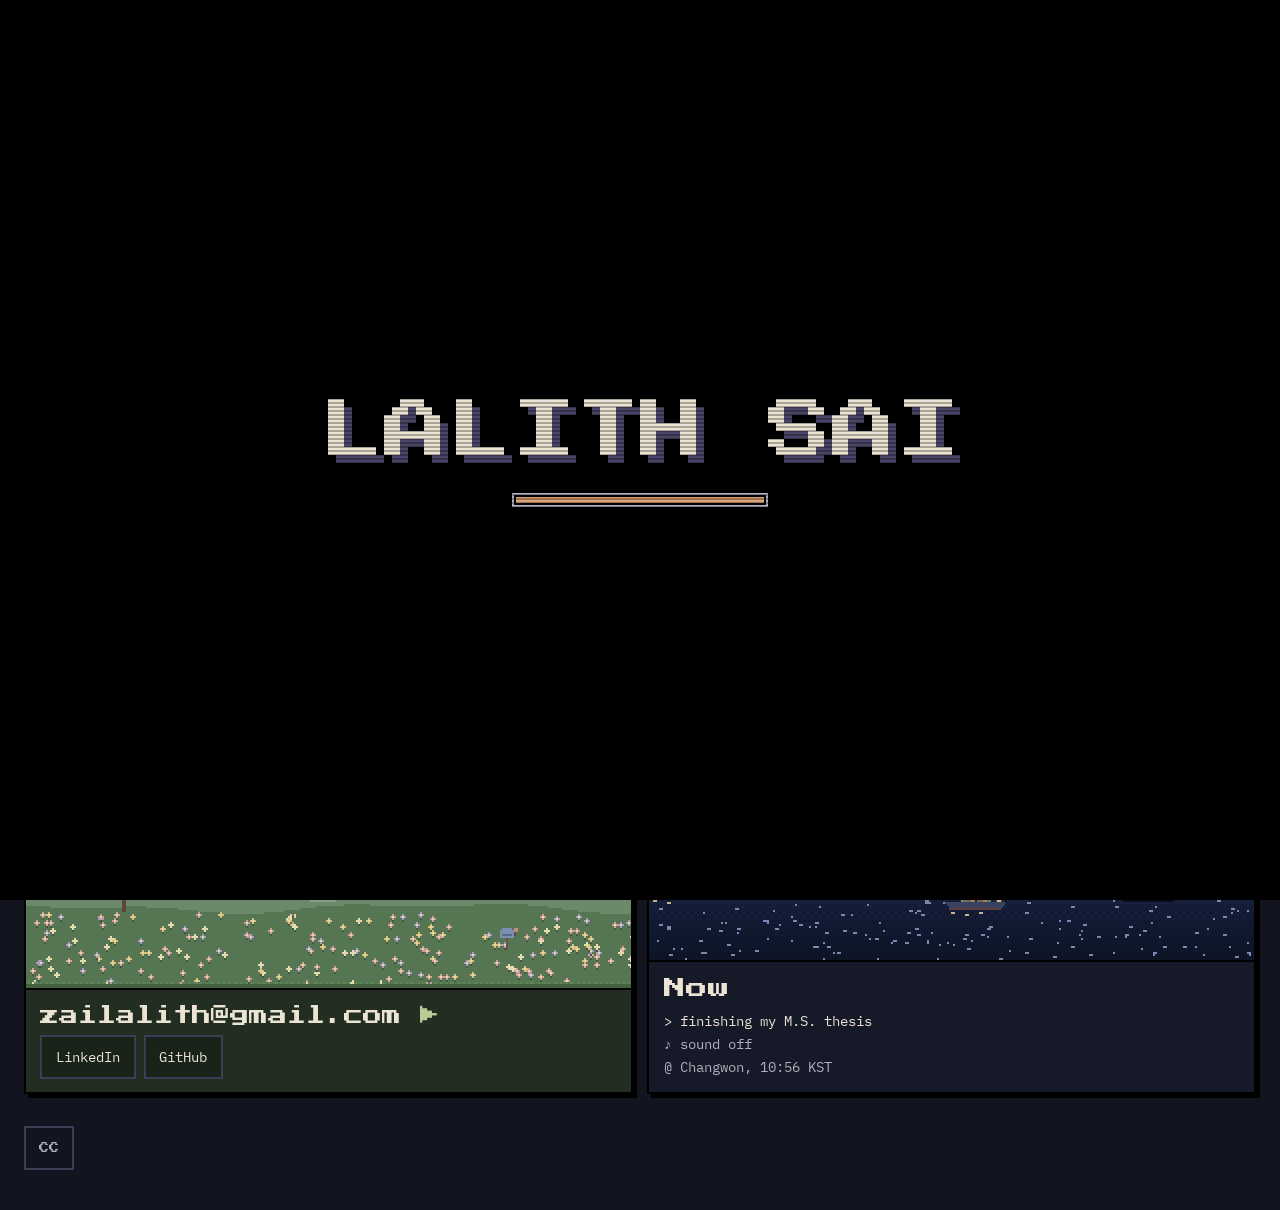
<file: world/index.html>
<!doctype html>
<html lang="en">
<head>
  <meta charset="utf-8">
  <meta name="viewport" content="width=device-width, initial-scale=1">
  <title>Lalith Sai</title>
  <meta name="description" content="Devireddy Lalith Sai teaches robots to act from what they see and what they're told. M.S. researcher in machine learning and computer vision.">
  <meta name="robots" content="noindex">
  <meta name="theme-color" content="#10121f">
  <link rel="icon" href="data:image/svg+xml,%3Csvg xmlns=%27http://www.w3.org/2000/svg%27 viewBox=%270 0 16 16%27 shape-rendering=%27crispEdges%27%3E%3Crect width=%2716%27 height=%2716%27 fill=%27%2312141f%27/%3E%3Crect x=%272%27 y=%272%27 width=%272%27 height=%271%27 fill=%27%23ece4d3%27/%3E%3Crect x=%279%27 y=%272%27 width=%275%27 height=%271%27 fill=%27%23ece4d3%27/%3E%3Crect x=%272%27 y=%273%27 width=%272%27 height=%271%27 fill=%27%23ece4d3%27/%3E%3Crect x=%278%27 y=%273%27 width=%276%27 height=%271%27 fill=%27%23ece4d3%27/%3E%3Crect x=%272%27 y=%274%27 width=%272%27 height=%271%27 fill=%27%23ece4d3%27/%3E%3Crect x=%278%27 y=%274%27 width=%272%27 height=%271%27 fill=%27%23ece4d3%27/%3E%3Crect x=%272%27 y=%275%27 width=%272%27 height=%271%27 fill=%27%23ece4d3%27/%3E%3Crect x=%278%27 y=%275%27 width=%275%27 height=%271%27 fill=%27%23ece4d3%27/%3E%3Crect x=%272%27 y=%276%27 width=%272%27 height=%271%27 fill=%27%23ece4d3%27/%3E%3Crect x=%279%27 y=%276%27 width=%275%27 height=%271%27 fill=%27%23ece4d3%27/%3E%3Crect x=%272%27 y=%277%27 width=%272%27 height=%271%27 fill=%27%23ece4d3%27/%3E%3Crect x=%2712%27 y=%277%27 width=%272%27 height=%271%27 fill=%27%23ece4d3%27/%3E%3Crect x=%272%27 y=%278%27 width=%275%27 height=%271%27 fill=%27%23ece4d3%27/%3E%3Crect x=%278%27 y=%278%27 width=%276%27 height=%271%27 fill=%27%23ece4d3%27/%3E%3Crect x=%272%27 y=%279%27 width=%275%27 height=%271%27 fill=%27%23ece4d3%27/%3E%3Crect x=%278%27 y=%279%27 width=%275%27 height=%271%27 fill=%27%23ece4d3%27/%3E%3Crect x=%270%27 y=%2712%27 width=%2716%27 height=%271%27 fill=%27%23ddab7c%27/%3E%3Crect x=%270%27 y=%2713%27 width=%2716%27 height=%271%27 fill=%27%23c98472%27/%3E%3Crect x=%270%27 y=%2714%27 width=%2716%27 height=%271%27 fill=%27%23557a7e%27/%3E%3Crect x=%270%27 y=%2715%27 width=%2716%27 height=%271%27 fill=%27%23557a7e%27/%3E%3C/svg%3E">
  <link rel="preconnect" href="https://fonts.googleapis.com">
  <link rel="preconnect" href="https://fonts.gstatic.com" crossorigin>
  <link rel="stylesheet" href="https://fonts.googleapis.com/css2?family=IBM+Plex+Mono:wght@400;500&family=Press+Start+2P&display=swap">
  <link rel="stylesheet" href="world.css">
  <script>document.documentElement.classList.add('js')</script>
  <script type="module" src="world.js"></script>
</head>
<body>
  <div class="intro" id="intro">
    <p class="press" aria-hidden="true">LALITH SAI</p>
    <div class="load" aria-hidden="true"><span></span></div>
    <div class="start" id="start" hidden>
      <button class="btn big" id="with" type="button">&#9654; Start with sound</button>
      <button class="btn big ghost" id="without" type="button">Start without sound</button>
    </div>
  </div>

  <header class="bar">
    <a class="btn back" id="back" href="#" hidden>&larr; Back</a>
    <button class="btn" id="snd" type="button" aria-pressed="false">&#9834; Sound off</button>
  </header>

  <main class="hub" id="hub">
    <section class="tile hero" data-scene="menu" aria-labelledby="name">
      <div class="art"><canvas aria-hidden="true"></canvas></div>
      <div>
        <h1 id="name" tabindex="-1">Lalith Sai</h1>
        <p class="story" id="story" aria-hidden="true"></p>
      </div>
      <div class="box">
        <p class="claim">I teach robots to act from what they see and what they're told.</p>
        <p class="meta">M.S. researcher in machine learning and computer vision. Changwon, South Korea. Open to opportunities.</p>
      </div>
    </section>
    <a class="tile" href="#cv" data-scene="sunset"><div class="art"><canvas aria-hidden="true"></canvas></div><span class="box"><b>CV</b><span>study, work, papers</span></span></a>
    <a class="tile" href="#projects" data-scene="coffee"><div class="art"><canvas aria-hidden="true"></canvas></div><span class="box"><b>Projects</b><span>FishONet and 15 more</span></span></a>
    <a class="tile" href="#wins" data-scene="bluehour"><div class="art"><canvas aria-hidden="true"></canvas></div><span class="box"><b>3rd of 103</b><span>at the CV4Ecology 2026 Challenge, and an 11.8&times; smaller action head</span></span></a>
    <a class="tile" href="#play" data-scene="shore"><div class="art"><canvas aria-hidden="true"></canvas></div><span class="box"><b>Play</b><span>five small games, two from my research</span></span></a>
    <div class="tile mail" data-scene="garden">
      <div class="art"><canvas aria-hidden="true"></canvas></div>
      <div class="box">
        <a href="#contact"><b>zailalith<wbr>@gmail.com</b></a>
        <p class="links"><a href="https://www.linkedin.com/in/lalith-sai-2a218a36b/">LinkedIn</a><a href="https://github.com/lexus-x">GitHub</a></p>
      </div>
    </div>
    <div class="tile now-tile" data-scene="lighthouse">
      <div class="art"><canvas aria-hidden="true"></canvas></div>
      <div class="box">
        <b>Now</b>
        <p class="doing">&gt; finishing my M.S. thesis</p>
        <p id="now-track">&#9834; sound off</p>
        <p id="now-time">@ Changwon</p>
      </div>
    </div>
  </main>

  <footer class="foot" id="foot">
    <details class="cc">
    <summary aria-label="Credits">CC</summary>
    <p>Every picture here is pixel art drawn for this site. No photos.</p>
    <p id="credits">Music, all CC0 from OpenGameArt: opening, <a href="https://opengameart.org/content/glorious-victory-fanfare-nes">Glorious victory fanfare NES</a> by congusbongus; grid, <a href="https://opengameart.org/content/since-2-am">Since 2 A.M.</a> by TAD; sunset, <a href="https://opengameart.org/content/chill-lofi-inspired">Chill lofi inspired</a> by omfgdude; coffee shop, <a href="https://opengameart.org/content/coffee-house-bump">Coffee House Bump</a> by OatCog; blue hour, <a href="https://opengameart.org/content/lights-at-night">Lights at Night</a> by Tsorthan Grove; sea shore, <a href="https://opengameart.org/content/vintage-hawaii">vintage hawaii</a> by Tarush Singhal; garden, <a href="https://opengameart.org/content/bluebonnet">Bluebonnet</a> by Kistol.</p>
    </details>
  </footer>

  <div class="stage" id="stage" hidden><canvas aria-hidden="true"></canvas></div>

  <section class="scene" id="cv" data-scene="sunset" aria-labelledby="cv-title">
    <div class="sheet">
      <h2 id="cv-title" tabindex="-1">CV</h2>
      <p class="lead">Devireddy Lalith Sai. M.S. researcher in machine learning and computer vision, working on vision-language-action models, which turn camera images and text into robot motion.</p>
      <dl class="cv">
        <dt>now</dt>
        <dd><p><b>Open to opportunities</b><span>Changwon, South Korea</span></p></dd>
        <dt>study</dt>
        <dd>
          <p><b>M.S., AI Convergence Engineering</b><span>Changwon National University, expected 2027</span><span>GPA 4.11/4.50&nbsp;· BK21 FOUR Fellowship&nbsp;· Excellence Academic Scholarship</span></p>
          <p><b>B.Tech, Computer Science and Business Systems</b><span>SRM IST, 2024&nbsp;· CGPA 8.58/10</span><span>Thesis: autism identification with deep CNNs and visual explainability</span></p>
        </dd>
        <dt>work</dt>
        <dd>
          <p><b>Graduate Research Assistant</b><span>Intelligent Systems Lab, Changwon, since 2025&nbsp;· Advisor Prof. Oh-Seol Kwon</span><span>GPU evaluation on A100, Blackwell-class, RTX A6000</span></p>
          <p><b>Mentor</b><span>Four IIT (BHU) interns across four separate VLA projects</span></p>
          <p><b>Invited exhibitor</b><span>ITRC Talent Development Expo, COEX, Seoul, 2025 and 2026</span></p>
        </dd>
        <dt>thesis</dt>
        <dd>
          <p><b>Wavelet Neural Operator action head</b><span>Built on prior project work. It replaces SmolVLA's 99.88M flow expert with an 8.43M head.</span><span>11.8&times; smaller&nbsp;· 62&times; faster per chunk&nbsp;· 6&times; faster end to end</span></p>
          <p><b>Mixed success</b><span>2 of 5 benchmarks passed non-inferiority. A same-size regression head could not be distinguished from mine.</span></p>
        </dd>
        <dt>papers</dt>
        <dd>
          <p><b>First author</b><span>KMMS 2026 (accepted)</span><span>J. Broadcast Engineering (submitted)</span></p>
          <p><b>Co-author</b><span>Crystal system classification, Batteries (MDPI), under review</span></p>
        </dd>
        <dt>baseline</dt>
        <dd><p><b>SmolVLA baseline I built</b><span>42.3% &plusmn; 2.1% over 3 seeds, 600 episodes, LIBERO-Long</span></p></dd>
        <dt>tools</dt>
        <dd>
          <p><b>Stack</b><span>Python, PyTorch, Hugging Face, LeRobot, SmolVLA, LIBERO, MuJoCo, MetaWorld</span></p>
          <p><b>Methods</b><span>Flow matching, neural operators, conformal prediction, open-set recognition</span></p>
          <p><b>Systems</b><span>Linux, CUDA, Docker, Slurm, AWS, multi-node GPU evaluation</span></p>
        </dd>
        <dt>languages</dt>
        <dd><p><b>English, Tamil, Telugu</b><span>TOEIC 910&nbsp;· IELTS 6.5</span></p></dd>
      </dl>
      <p><a class="btn" href="../Devireddy_Lalith_Sai_CV.pdf">CV (PDF)</a></p>
    </div>
  </section>

  <section class="scene" id="projects" data-scene="coffee" aria-labelledby="projects-title">
    <div class="sheet">
      <h2 id="projects-title" tabindex="-1">Projects</h2>
      <article class="card">
        <small>CV4Ecology 2026 &middot; team lead</small>
        <p class="big">3rd of 103</p>
        <h3><a href="https://fishonet.lalithsai00.workers.dev/">FishONet</a></h3>
        <p>Led team CWNU AIX. 17,393 species, 11,598 with no photos. 53.761% overall, 23.77% on unseen ones.</p>
        <p>Caught a leak: +13.374 on proxy, +0.006 for real. Removing it gained +0.213.</p>
        <p><a href="https://github.com/lexus-x/FishONet">Code on GitHub</a></p>
      </article>
      <article class="card">
        <small>M.S. thesis</small>
        <p class="big">11.8&times; smaller</p>
        <h3>Wavelet Neural Operator action head</h3>
        <p>Built on prior project work. It replaces SmolVLA's 99.88M flow expert with 8.43M parameters: 62&times; faster per chunk, 6&times; faster end to end.</p>
        <p>Mixed success: 2 of 5 benchmarks passed non-inferiority, and a same-size regression head could not be distinguished from mine.</p>
      </article>
      <article class="card">
        <small>Pre-registered &middot; negative result</small>
        <p class="big">Two fixes that failed</p>
        <p>Retry reached +3.3 against a bar of +5. Feedback ended at &minus;11.7. Both gates held.</p>
      </article>
      <h3 class="sub">15 more on GitHub</h3>
      <p class="tags">
        <a href="https://github.com/lexus-x/SE3-VLA">SE3-VLA</a>
        <a href="https://github.com/lexus-x/GeoAct">GeoAct</a>
        <a href="https://github.com/lexus-x/CASTLE">CASTLE</a>
        <a href="https://github.com/lexus-x/PerturbVLA">PerturbVLA</a>
        <a href="https://github.com/lexus-x/SimRealDiag">SimRealDiag</a>
        <a href="https://github.com/lexus-x/Horizon">Horizon</a>
        <a href="https://github.com/lexus-x/vla-research">VLA survey</a>
        <a href="https://github.com/lexus-x/Hybrid-v3">Dark vessel detection</a>
        <a href="https://github.com/lexus-x/MDL-Emergent-Language">MDL Emergent Language</a>
        <a href="https://github.com/lexus-x/Vectron">Vectron</a>
        <a href="https://github.com/lexus-x/QuantizeKit">QuantizeKit</a>
        <a href="https://github.com/lexus-x/lsm-engine">lsm-engine</a>
        <a href="https://github.com/lexus-x/CacheForge">CacheForge</a>
        <a href="https://github.com/lexus-x/Traceweaver">Traceweaver</a>
        <a href="https://github.com/lexus-x/linkforge">LinkForge</a>
      </p>
    </div>
  </section>

  <section class="scene" id="wins" data-scene="bluehour" aria-labelledby="wins-title">
    <div class="sheet">
      <h2 id="wins-title" tabindex="-1">Achievements</h2>
      <div class="stats">
        <p><b>3rd of 103</b><span>CV4Ecology 2026 Challenge, team lead</span></p>
        <p><b>11.8&times;</b><span>smaller action head, my M.S. thesis</span></p>
      </div>
      <dl class="cv">
        <dt>award</dt>
        <dd>Led team CWNU AIX to 3rd of 103 at the CV4Ecology 2026 Challenge, with FishONet.</dd>
        <dt>thesis</dt>
        <dd>Action head built on prior project work: 11.8&times; smaller, 62&times; faster per chunk, 6&times; faster end to end. Mixed success: 2 of 5 benchmarks passed non-inferiority.</dd>
        <dt>papers</dt>
        <dd>
          <p>First author: KMMS 2026 (accepted), J. Broadcast Engineering (submitted).</p>
          <p>Co-author: crystal system classification, Batteries (MDPI), under review.</p>
        </dd>
        <dt>funding</dt>
        <dd>BK21 FOUR Fellowship. Excellence Academic Scholarship.</dd>
        <dt>shows</dt>
        <dd>Invited exhibitor, ITRC Talent Development Expo, COEX, Seoul, 2025 and 2026.</dd>
        <dt>english</dt>
        <dd>TOEIC 910, IELTS 6.5.</dd>
      </dl>
    </div>
  </section>

  <section class="scene" id="play" data-scene="shore" aria-labelledby="play-title">
    <div class="sheet">
      <h2 id="play-title" tabindex="-1">Play</h2>
      <p class="lead">Five small games. Beat the delay and Keep 8 numbers come from my research; none of them runs the real model.</p>
      <div class="games">
        <button class="game" type="button" data-game="delay"><b>Beat the delay</b><span>Steer a robot arm that follows you late, with a slow head and one 6&times; faster.</span></button>
        <button class="game" type="button" data-game="keep"><b>Keep 8 numbers</b><span>Draw a line and watch it rebuilt from only its largest wavelet numbers.</span></button>
        <button class="game" type="button" data-game="reviewer"><b>Reviewer 2</b><span>Answer the reviewer's comments before five pile up and the paper is rejected.</span></button>
        <button class="game" type="button" data-game="grasp"><b>Grasp</b><span>Drop the gripper on the cup. Every catch makes it faster.</span></button>
        <button class="game" type="button" data-game="sim"><b>Sim to real</b><span>Plan a path to the cup, then watch the real robot drift off it.</span></button>
      </div>
      <h3 class="sub">Elsewhere</h3>
      <p class="tags">
        <a href="https://neal.fun/not-a-robot/" target="_blank" rel="noopener">I'm Not a Robot</a>
        <a href="https://neal.fun/perfect-circle/" target="_blank" rel="noopener">Draw a Perfect Circle</a>
        <a href="https://neal.fun/infinite-craft/" target="_blank" rel="noopener">Infinite Craft</a>
        <a href="https://www.decisionproblem.com/paperclips/index2.html" target="_blank" rel="noopener">Universal Paperclips</a>
        <a href="https://quickdraw.withgoogle.com/" target="_blank" rel="noopener">Quick, Draw!</a>
        <a href="https://www.linerider.com/" target="_blank" rel="noopener">Line Rider</a>
        <a href="https://humanbenchmark.com/" target="_blank" rel="noopener">Human Benchmark</a>
      </p>
    </div>
  </section>

  <section class="scene" id="contact" data-scene="garden" aria-labelledby="contact-title">
    <div class="sheet">
      <h2 id="contact-title" tabindex="-1">Contact</h2>
      <a class="mail-big" href="mailto:zailalith@gmail.com">zailalith<wbr>@gmail.com</a>
      <p class="tags"><a href="https://www.linkedin.com/in/lalith-sai-2a218a36b/">LinkedIn</a><a href="https://github.com/lexus-x">GitHub</a><a href="../Devireddy_Lalith_Sai_CV.pdf">CV (PDF)</a></p>
    </div>
  </section>

  <div class="arena" id="arena" hidden>
    <button class="btn" id="leave" type="button">&larr; Games</button>
    <div class="game-space" id="game"></div>
  </div>
</body>
</html>
</file>
<file: style.css>
:root {
  --serif: "Instrument Serif", Georgia, "Times New Roman", serif;
  --heavy: "Archivo Black", "Arial Black", Impact, sans-serif;
  --mono: "IBM Plex Mono", ui-monospace, Consolas, monospace;
  --edge: clamp(0.75rem, 2.2vw, 1.5rem);
  --gap: 0.5rem;
  --round: 14px;
}

/* One album per visit, chosen in index.html before paint. Colours only, never cover art. --red is the album's accent, --blue its link colour. */

:root, [data-album="up"] { /* Unknown Pleasures, Joy Division; also what readers without script see */
  color-scheme: dark;
  --ground: #000000; --panel: #0d0d0d; --hair: #262626; --ink: #f2f2f2; --soft: #8f8f8f; --red: #ffffff; --blue: #ffffff;
  --letters: #ffffff; --name-case: none;
}

[data-album="mm"] { /* The Man-Machine, Kraftwerk */
  color-scheme: light;
  --ground: #e3242b; --panel: #e8363c; --hair: #b0141b; --ink: #000000; --soft: #000000; --red: #ffffff; --blue: #000000;
  --letters: #ffffff; --name-case: upper;
}

[data-album="dsotm"] { /* The Dark Side of the Moon, Pink Floyd */
  color-scheme: dark;
  --ground: #050505; --panel: #101010; --hair: #262626; --ink: #f5f5f5; --soft: #8c8c8c; --red: #ff453a; --blue: #0a84ff;
  --letters: #ff453a #ffcc00 #34c759 #0a84ff #af52de; --name-case: none;
}

[data-album="brat"] { /* brat, Charli XCX */
  color-scheme: light;
  --ground: #8ace00; --panel: #84c600; --hair: #5f8f00; --ink: #000000; --soft: #1f2e00; --red: #000000; --blue: #000000;
  --letters: #000000; --name-case: lower;
}

[data-album="cur"] { /* Currents, Tame Impala */
  color-scheme: dark;
  --ground: #341a63; --panel: #3c2070; --hair: #5a3a94; --ink: #fdf0e3; --soft: #c9b8e6; --red: #ff4f8b; --blue: #ff7a2f;
  --letters: #ff7a2f #ff4f8b; --name-case: none;
}

*, *::before, *::after { box-sizing: border-box; }
[hidden] { display: none !important; }

body {
  margin: 0;
  background: var(--ground);
  color: var(--ink);
  font: 400 0.875rem/1.6 var(--mono);
  -webkit-font-smoothing: antialiased;
  -webkit-text-size-adjust: 100%;
}

h1, h2, h3, p, dl, dd, fieldset { margin: 0; }
b { font-weight: 500; }
a { color: var(--blue); text-decoration-thickness: 1px; text-underline-offset: 0.22em; transition: color 0.25s; }
a:hover { color: var(--red); }
button { padding: 0; border: 0; background: none; color: inherit; font: inherit; cursor: pointer; }
:focus-visible { outline: 2px solid var(--blue); outline-offset: 2px; }
[tabindex="-1"]:focus { outline: none; }
.sr { position: absolute; width: 1px; height: 1px; overflow: hidden; clip-path: inset(50%); white-space: nowrap; }

/* Bento: the hero, then one tile per panel */

.bento { display: grid; grid-template-columns: repeat(2, minmax(0, 1fr)); gap: var(--gap); padding: var(--edge); }

.tile {
  position: relative;
  display: flex;
  flex-direction: column;
  justify-content: space-between;
  gap: 0.75rem;
  min-height: 8rem;
  padding: 1rem 1.1rem;
  border: 1px solid var(--hair);
  border-radius: var(--round);
  background: var(--panel);
  color: var(--ink);
  text-decoration: none;
  overflow: hidden;
  transition: border-color 0.25s;
}
a.tile:hover { color: var(--ink); border-color: var(--ink); }
.tile b { font: 400 clamp(2.4rem, 11vw, 4rem)/0.95 var(--serif); letter-spacing: -0.01em; }
.tile span { color: var(--soft); font-size: 0.8125rem; line-height: 1.45; }
.hero, .play-tile, .mail-tile, .meme-tile { grid-column: 1 / -1; }
.mail-tile b { font-size: clamp(1.6rem, 8vw, 3rem); overflow-wrap: anywhere; }
.mail-tile > a { color: inherit; text-decoration: none; }
.mail-tile > a:hover b { color: var(--red); }
.socials { display: flex; flex-wrap: wrap; gap: 0.4rem; }
.socials a { padding: 0.3rem 0.75rem; border: 1px solid var(--hair); border-radius: 999px; color: var(--ink); font-size: 0.8125rem; text-decoration: none; transition: border-color 0.25s; }
.socials a:hover { border-color: var(--ink); color: var(--ink); }

/* Memes: drawn here, one per visit */
.meme-tile { padding: 0.5rem; aspect-ratio: 2 / 1; }
.meme { display: grid; grid-template-columns: 1fr 1fr; gap: 0.35rem; height: 100%; margin: 0; }
.meme > div { position: relative; min-height: 0; border: 1px solid var(--hair); border-radius: 9px; background: var(--ground); overflow: hidden; }
.meme svg { position: absolute; inset: 1.4rem 0 0; width: 100%; height: calc(100% - 1.4rem); fill: none; stroke-width: 2.5; stroke-linecap: round; stroke-linejoin: round; }
.meme .k { stroke: var(--ink); }
.meme .s { stroke: var(--soft); }
.meme .a { stroke: var(--red); }
.meme text { fill: var(--ink); stroke: none; font: 500 9px var(--mono); }
.meme p { position: absolute; inset: 0.35rem 0.25rem auto; color: #fff; font: 400 clamp(0.7rem, 3.4vw, 0.95rem)/1.05 var(--heavy); text-align: center; text-transform: uppercase; -webkit-text-stroke: 3px #000; paint-order: stroke fill; }

.hero { min-height: 64svh; justify-content: flex-end; padding: 1.25rem; }
#lines { position: absolute; inset: 0; width: 100%; height: 100%; }
.hero h1 { font: 400 clamp(3.5rem, 16vw, 7rem)/1 var(--serif); }
.js .hero h1 { position: absolute; width: 1px; height: 1px; overflow: hidden; clip-path: inset(50%); white-space: nowrap; } /* the canvas writes the name */
.hero-text { position: relative; display: grid; gap: 0.5rem; max-width: 36ch; }
.claim { font-size: clamp(1rem, 4.2vw, 1.3rem); line-height: 1.4; }
.meta { color: var(--soft); font-size: 0.8125rem; }
.corner { position: absolute; top: 0.75rem; left: 0.75rem; right: 0.75rem; z-index: 1; display: flex; align-items: center; justify-content: space-between; gap: 0.75rem; }
.now { display: flex; align-items: center; gap: 0.5rem; min-width: 0; min-height: 2rem; padding: 0.3rem 0.6rem 0.3rem 0.45rem; border: 1px solid var(--hair); border-radius: 999px; background: var(--ground); color: var(--ink); font-size: 0.75rem; }
.now svg { flex: none; width: 1rem; height: 1rem; fill: none; stroke: currentColor; stroke-width: 2; stroke-linecap: round; stroke-linejoin: round; }
.now[aria-pressed="true"] .off, .now:not([aria-pressed="true"]) .on { display: none; }
.now:hover { border-color: var(--ink); color: var(--ink); }
.now span { color: var(--ink); overflow: hidden; white-space: nowrap; text-overflow: ellipsis; }
.now i { flex: none; width: 0.9rem; height: 0.9rem; border-radius: 50%; background: radial-gradient(circle, var(--ground) 0 18%, var(--red) 20% 44%, #111 46%); }
.now[aria-pressed="true"] i { animation: spin 2.4s linear infinite; } /* the record turns only while the beat plays */
@keyframes spin { to { rotate: 1turn; } }
#shuffle { flex: none; padding: 0.3rem 0.25rem; color: var(--soft); transition: color 0.25s; }
#shuffle:hover { color: var(--ink); }
html:not(.js) #lines, html:not(.js) .corner, html:not(.js) .mail-hint { display: none; }

/* Wide screens: the whole bento on one screen */

@media (min-width: 62.5rem) and (min-height: 36rem) {
  .bento { height: 100svh; grid-template-columns: repeat(4, minmax(0, 1fr)); grid-template-rows: repeat(3, minmax(0, 1fr)); }
  .tile { min-height: 0; }
  .hero { grid-column: 1 / 3; grid-row: 1 / 3; min-height: 0; padding: 1.5rem; }
  .mail-tile { grid-column: 1 / 3; grid-row: 3; }
  .play-tile { grid-column: 3; }
  .meme-tile { grid-column: 4; aspect-ratio: auto; }
  .meme p { font-size: clamp(0.65rem, 1vw, 0.9rem); }
  .tile b { font-size: clamp(3rem, 5vw, 5rem); }
  .mail-tile b { font-size: clamp(2rem, 3.6vw, 3.4rem); }
}

/* Panels: full screen, opened by a tile */

.panel {
  display: none;
  position: fixed;
  inset: 0;
  z-index: 10;
  overflow-y: auto;
  overscroll-behavior: contain;
  padding: 0 var(--edge) 3rem;
  background: var(--ground);
}
html:not(.js) .panel:target, .js .panel.open { display: block; }
html:has(.panel.open), html:has(.panel:target), html:has(.arena:not([hidden])) { overflow: hidden; }

.panel-head { position: sticky; top: 0; z-index: 1; display: flex; align-items: baseline; justify-content: space-between; gap: 1rem; padding-block: 1rem 1.25rem; background: var(--ground); }
.panel h2 { font: 400 clamp(2.75rem, 10vw, 5rem)/1 var(--serif); }
.back { color: var(--soft); }
.panel-body { display: grid; gap: 1.5rem; max-width: 56rem; }
.lead { font-size: clamp(1rem, 3.6vw, 1.2rem); line-height: 1.5; max-width: 52ch; }
.small { color: var(--soft); font-size: 0.8125rem; }
.sub { font: 400 clamp(1.6rem, 6vw, 2.4rem)/1 var(--serif); }

.cv { display: grid; grid-template-columns: 7rem minmax(0, 1fr); }
.cv dt, .cv dd { padding-block: 0.9rem; border-top: 1px solid var(--hair); }
.cv dt { padding-top: 1.05rem; color: var(--soft); font-size: 0.75rem; letter-spacing: 0.08em; text-transform: uppercase; }
.cv dd p + p { margin-top: 0.4rem; }

@media (max-width: 32rem) {
  .cv { grid-template-columns: minmax(0, 1fr); }
  .cv dt { padding-bottom: 0; }
  .cv dd { padding-top: 0.2rem; border-top: 0; }
}

.cards { display: grid; gap: var(--gap); }
.card { display: grid; align-content: start; gap: 0.5rem; padding: 1.1rem; border: 1px solid var(--hair); border-radius: var(--round); background: var(--panel); }
.card small { color: var(--soft); font-size: 0.75rem; letter-spacing: 0.08em; text-transform: uppercase; }
.card .big { color: var(--red); font: 400 clamp(2.4rem, 9vw, 3.5rem)/1 var(--serif); }
.card h3 { font-size: 1rem; font-weight: 500; }
.card p:not(.big) { color: var(--soft); }
.tags { display: flex; flex-wrap: wrap; gap: 0.4rem; }
.tags a { padding: 0.35rem 0.75rem; border: 1px solid var(--hair); border-radius: 999px; color: var(--ink); font-size: 0.8125rem; text-decoration: none; transition: border-color 0.25s, color 0.25s; }
.tags a:hover { border-color: var(--red); color: var(--red); }

.games { display: grid; gap: var(--gap); }
.game { display: grid; align-content: space-between; gap: 1.5rem; min-height: 10rem; padding: 1.1rem; border: 1px solid var(--hair); border-radius: var(--round); background: var(--panel); text-align: left; transition: border-color 0.25s; }
.game:hover { border-color: var(--ink); }
.game b { font: 400 clamp(2rem, 8vw, 3rem)/1 var(--serif); }
.game span { color: var(--soft); }

@media (min-width: 48rem) {
  .cards, .games { grid-template-columns: repeat(2, minmax(0, 1fr)); }
}

/* Contact: the address is the page */

.contact { min-height: calc(100svh - 8rem); align-content: center; }
.mail { position: relative; display: grid; gap: 1rem; width: 100%; padding: 1rem 0; overflow: hidden; border-radius: var(--round); text-align: left; container-type: inline-size; }
.mail-text { font: 400 16cqi/1 var(--serif); overflow-wrap: anywhere; }
.mail-hint { color: var(--soft); font-size: 0.8125rem; }
.flash { position: absolute; inset: 0; display: grid; place-items: center; background: var(--red); color: var(--ground); font-size: 1rem; clip-path: circle(0 at var(--x, 50%) var(--y, 50%)); transition: clip-path 0.55s cubic-bezier(.7, 0, .2, 1); pointer-events: none; }
.copied .flash { clip-path: circle(150% at var(--x, 50%) var(--y, 50%)); }
.links { display: flex; flex-wrap: wrap; gap: 0.5rem 1.5rem; }

/* Review */

.review { display: grid; gap: 0.75rem; max-width: 40rem; }
.verdicts { display: flex; flex-wrap: wrap; gap: 0.4rem; padding: 0; border: 0; }
.verdicts legend { margin-bottom: 0.5rem; color: var(--soft); }
.verdicts label { position: relative; }
.verdicts input { position: absolute; opacity: 0; }
.verdicts span { display: inline-block; padding: 0.4rem 0.85rem; border: 1px solid var(--hair); border-radius: 999px; cursor: pointer; }
.verdicts input:checked + span { border-color: var(--ink); background: var(--ink); color: var(--ground); }
.verdicts input:focus-visible + span { outline: 2px solid var(--blue); outline-offset: 2px; }
.review > label { color: var(--soft); }
textarea { width: 100%; padding: 0.6rem 0.75rem; border: 1px solid var(--hair); border-radius: 10px; background: var(--panel); color: var(--ink); font: inherit; resize: vertical; }
textarea:focus-visible { border-color: var(--ink); outline: none; }
.send { justify-self: start; min-height: 2.5rem; padding: 0 1.1rem; border-radius: 999px; background: var(--ink); color: var(--ground); }
.trap { position: absolute; left: -100vw; }

/* Games, full screen */

.arena { position: fixed; inset: 0; z-index: 20; display: flex; flex-direction: column; gap: 0.6rem; padding: 1rem var(--edge) 1.25rem; background: var(--ground); }
#leave { align-self: flex-end; padding-block: 0.25rem; color: var(--soft); }
#leave:hover { color: var(--ink); }
.game-space { flex: 1; min-height: 0; display: flex; flex-direction: column; gap: 0.6rem; }
.game-space canvas { flex: 1 1 0; min-height: 0; width: 100%; border: 1px solid var(--hair); border-radius: var(--round); background: var(--panel); touch-action: none; }
.game-space canvas:focus-visible { outline: none; border-color: var(--ink); } /* the canvas takes focus for the arrow keys; a ring around the whole game is noise */
.game-bar { display: flex; flex-wrap: wrap; gap: 0.4rem; }
.pill { min-height: 2.25rem; padding: 0 0.85rem; border: 1px solid var(--hair); border-radius: 999px; color: var(--soft); font-size: 0.8125rem; }
.pill[aria-pressed="true"] { border-color: var(--ink); background: var(--ink); color: var(--ground); }
.score { min-height: 1.6em; color: var(--ink); }
.desk, .quiz-box { position: relative; flex: 1 1 0; min-height: 0; border: 1px solid var(--hair); border-radius: var(--round); background: var(--panel); overflow: hidden; }
.comment { position: absolute; max-width: 62%; padding: 0.5rem 0.8rem; border: 1px solid var(--ink); border-radius: 1rem; background: var(--ground); color: var(--ink); font-size: 0.8125rem; text-align: left; box-shadow: 0 0.4rem 1rem rgb(0 0 0 / 0.25); animation: settle 0.2s ease both; }
.comment:hover { border-color: var(--red); }
.quiz-box { background: var(--ground); } /* wears the album being guessed; the lines read this colour to hide the hills behind */
.game-space .quiz-box canvas { position: absolute; inset: 0; height: 100%; border: 0; border-radius: 0; }

/* Every change of view: a circular reveal from where it was asked for */

html[data-vt="reveal"]::view-transition-old(root), html[data-vt="reveal"]::view-transition-new(root) { animation: none; mix-blend-mode: normal; }
html[data-vt="reveal"]::view-transition-old(root) { z-index: 1; }
html[data-vt="reveal"]::view-transition-new(root) { z-index: 2; }

@keyframes settle {
  from { opacity: 0; }
}

@media (prefers-reduced-motion: reduce) {
  .js .panel.open { animation: settle 0.25s ease both; }
  .flash { transition: none; }
  .now i { animation: none; }
}
</file>
<file: next/style.css>
:root {
  --serif: "Instrument Serif", Georgia, "Times New Roman", serif;
  --heavy: "Archivo Black", "Arial Black", Impact, sans-serif;
  --sans: "IBM Plex Sans", system-ui, Arial, sans-serif;
  --mono: "IBM Plex Mono", ui-monospace, Consolas, monospace;
  --edge: clamp(0.75rem, 2.2vw, 1.5rem);
  --gap: 0.5rem;
  --round: 14px;
}

/* One calm palette (slate and sand). Contrast: text 13:1, soft 7:1, accent 8:1. --red is the accent, --blue the link colour. */

:root {
  color-scheme: dark;
  --ground: #1a1e23; --panel: #232931; --hair: #343b45; --ink: #e8e4dc; --soft: #a4aab2; --red: #c9b48a; --blue: #8fa8bb;
  --letters: #c9b48a #8fa8bb; --name-case: none;
}

/* Only the Name that album game wears these: the five albums, toned down to one family. */
[data-album="up"] { --ground: #141414; --panel: #1c1c1c; --hair: #2e2e2e; --ink: #e6e3dc; --soft: #9e9c96; --red: #cfcac0; --blue: #cfcac0; --letters: #cfcac0; --name-case: none; }
[data-album="mm"] { --ground: #2a1718; --panel: #341d1e; --hair: #4a2b2c; --ink: #ecddd8; --soft: #b9a09b; --red: #d27a71; --blue: #d27a71; --letters: #d27a71; --name-case: upper; }
[data-album="dsotm"] { --ground: #131416; --panel: #1b1c1f; --hair: #2c2d31; --ink: #e4e2de; --soft: #9d9c99; --red: #cf7d72; --blue: #6f93b5; --letters: #cf7d72 #cdb06b #86a77c #6f93b5 #9a84b4; --name-case: none; }
[data-album="brat"] { --ground: #262b1c; --panel: #2f3524; --hair: #414a31; --ink: #e5e9d8; --soft: #aab194; --red: #afc377; --blue: #afc377; --letters: #afc377; --name-case: lower; }
[data-album="cur"] { --ground: #241b33; --panel: #2d2340; --hair: #43365a; --ink: #eee5eb; --soft: #b3a8c0; --red: #d6927a; --blue: #d6927a; --letters: #d6927a #c78fa8; --name-case: none; }

*, *::before, *::after { box-sizing: border-box; }
[hidden] { display: none !important; }

body {
  margin: 0;
  background: var(--ground);
  color: var(--ink);
  font: 400 1rem/1.6 var(--sans);
  -webkit-font-smoothing: antialiased;
  -webkit-text-size-adjust: 100%;
}

h1, h2, h3, p, dl, dd, fieldset { margin: 0; }
b { font-weight: 500; }
a { color: var(--blue); text-decoration-thickness: 1px; text-underline-offset: 0.22em; transition: color 0.25s; }
a:hover { color: var(--red); }
button { padding: 0; border: 0; background: none; color: inherit; font: inherit; cursor: pointer; }
:focus-visible { outline: 2px solid var(--blue); outline-offset: 2px; }
[tabindex="-1"]:focus { outline: none; }
.sr { position: absolute; width: 1px; height: 1px; overflow: hidden; clip-path: inset(50%); white-space: nowrap; }

/* Bento: the hero, then one tile per panel */

.bento { display: grid; grid-template-columns: repeat(2, minmax(0, 1fr)); gap: var(--gap); padding: var(--edge); }

.tile {
  position: relative;
  display: flex;
  flex-direction: column;
  justify-content: space-between;
  gap: 0.75rem;
  min-height: 8rem;
  padding: 1rem 1.1rem;
  border: 1px solid var(--hair);
  border-radius: var(--round);
  background: var(--panel);
  color: var(--ink);
  text-decoration: none;
  overflow: hidden;
  transition: border-color 0.25s;
}
a.tile:hover { color: var(--ink); border-color: var(--ink); }
.tile b { font: 400 clamp(2.4rem, 11vw, 4rem)/0.95 var(--serif); letter-spacing: -0.01em; }
.tile span { color: var(--soft); font-size: 0.8125rem; line-height: 1.45; }
.hero, .play-tile, .mail-tile, .meme-tile { grid-column: 1 / -1; }
.mail-tile b { font-size: clamp(1.6rem, 8vw, 3rem); overflow-wrap: anywhere; }
.mail-tile > a { color: inherit; text-decoration: none; }
.mail-tile > a:hover b { color: var(--red); }
.socials { display: flex; flex-wrap: wrap; gap: 0.4rem; }
.socials a { display: inline-flex; align-items: center; min-height: 2.75rem; padding: 0 1rem; border: 1px solid var(--hair); border-radius: 999px; color: var(--ink); font-size: 0.8125rem; text-decoration: none; transition: border-color 0.25s; }
.socials a:hover { border-color: var(--ink); color: var(--ink); }

/* Memes: drawn here, one per visit */
.meme-tile { padding: 0.5rem; aspect-ratio: 2 / 1; }
.meme { display: grid; grid-template-columns: 1fr 1fr; gap: 0.35rem; height: 100%; margin: 0; }
.meme > div { position: relative; min-height: 0; border: 1px solid var(--hair); border-radius: 9px; background: var(--ground); overflow: hidden; }
.meme svg { position: absolute; inset: 1.4rem 0 0; width: 100%; height: calc(100% - 1.4rem); fill: none; stroke-width: 2.5; stroke-linecap: round; stroke-linejoin: round; }
.meme .k { stroke: var(--ink); }
.meme .s { stroke: var(--soft); }
.meme .a { stroke: var(--red); }
.meme text { fill: var(--ink); stroke: none; font: 500 9px var(--mono); }
.meme p { position: absolute; inset: 0.35rem 0.25rem auto; color: #fff; font: 400 clamp(0.7rem, 3.4vw, 0.95rem)/1.05 var(--heavy); text-align: center; text-transform: uppercase; -webkit-text-stroke: 3px #000; paint-order: stroke fill; }

.hero { min-height: 64svh; justify-content: flex-end; padding: 1.25rem; }
#lines { position: absolute; inset: 0; width: 100%; height: 100%; }
.hero h1 { font: 400 clamp(3.5rem, 16vw, 7rem)/1 var(--serif); }
.js .hero h1 { position: absolute; width: 1px; height: 1px; overflow: hidden; clip-path: inset(50%); white-space: nowrap; } /* the canvas writes the name */
.hero-text { position: relative; display: grid; gap: 0.5rem; max-width: 36ch; }
.claim { font-size: clamp(1rem, 4.2vw, 1.3rem); line-height: 1.4; }
.meta { color: var(--soft); font-size: 0.8125rem; }
.corner { position: absolute; top: 0.75rem; left: 0.75rem; right: 0.75rem; z-index: 1; display: flex; align-items: center; justify-content: space-between; gap: 0.75rem; }
html:not(.js) #lines, html:not(.js) .corner, html:not(.js) .mail-hint { display: none; }

/* Wide screens: the whole bento on one screen */

@media (min-width: 62.5rem) and (min-height: 36rem) {
  .bento { height: 100svh; grid-template-columns: repeat(4, minmax(0, 1fr)); grid-template-rows: repeat(3, minmax(0, 1fr)); }
  .tile { min-height: 0; }
  .hero { grid-column: 1 / 3; grid-row: 1 / 3; min-height: 0; padding: 1.5rem; }
  .mail-tile { grid-column: 1 / 3; grid-row: 3; }
  .play-tile { grid-column: 3; }
  .meme-tile { grid-column: 4; aspect-ratio: auto; }
  .meme p { font-size: clamp(0.65rem, 1vw, 0.9rem); }
  .tile b { font-size: clamp(3rem, 5vw, 5rem); }
  .mail-tile b { font-size: clamp(2rem, 3.6vw, 3.4rem); }
}

/* Panels: full screen, opened by a tile */

.panel {
  display: none;
  position: fixed;
  inset: 0;
  z-index: 10;
  overflow-y: auto;
  overscroll-behavior: contain;
  padding: 0 var(--edge) 3rem;
  background: var(--ground);
}
html:not(.js) .panel:target, .js .panel.open { display: block; }
html:has(.panel.open), html:has(.panel:target), html:has(.arena:not([hidden])) { overflow: hidden; }

.panel-head { position: sticky; top: 0; z-index: 1; display: flex; flex-direction: row-reverse; align-items: center; justify-content: space-between; gap: 1rem; padding-block: 1rem 1.25rem; background: var(--ground); }
.panel h2 { font: 400 clamp(2.75rem, 10vw, 5rem)/1 var(--serif); }

.panel-body { display: grid; gap: 1.5rem; max-width: 56rem; }
.lead { font-size: clamp(1rem, 3.6vw, 1.2rem); line-height: 1.5; max-width: 52ch; }
.small { color: var(--soft); font-size: 0.8125rem; }
.sub { font: 400 clamp(1.6rem, 6vw, 2.4rem)/1 var(--serif); }

.cv { display: grid; grid-template-columns: 7rem minmax(0, 1fr); }
.cv dt, .cv dd { padding-block: 0.9rem; border-top: 1px solid var(--hair); }
.cv dt { padding-top: 1.05rem; color: var(--soft); font-size: 0.75rem; letter-spacing: 0.08em; text-transform: uppercase; }
.cv dd p + p { margin-top: 0.4rem; }

@media (max-width: 32rem) {
  .cv { grid-template-columns: minmax(0, 1fr); }
  .cv dt { padding-bottom: 0; }
  .cv dd { padding-top: 0.2rem; border-top: 0; }
}

.cards { display: grid; gap: var(--gap); }
.card { display: grid; align-content: start; gap: 0.5rem; padding: 1.1rem; border: 1px solid var(--hair); border-radius: var(--round); background: var(--panel); }
.card small { color: var(--soft); font-size: 0.75rem; letter-spacing: 0.08em; text-transform: uppercase; }
.card .big { color: var(--red); font: 400 clamp(2.4rem, 9vw, 3.5rem)/1 var(--serif); }
.card h3 { font-size: 1rem; font-weight: 500; }
.card p:not(.big) { color: var(--soft); }
.tags { display: flex; flex-wrap: wrap; gap: 0.4rem; }
.tags a { display: inline-flex; align-items: center; min-height: 2.75rem; padding: 0 1rem; border: 1px solid var(--hair); border-radius: 999px; color: var(--ink); font-size: 0.8125rem; text-decoration: none; transition: border-color 0.25s, color 0.25s; }
.tags a:hover { border-color: var(--red); color: var(--red); }

.games { display: grid; gap: var(--gap); }
.game { display: grid; align-content: space-between; gap: 1.5rem; min-height: 10rem; padding: 1.1rem; border: 1px solid var(--hair); border-radius: var(--round); background: var(--panel); text-align: left; transition: border-color 0.25s; }
.game:hover { border-color: var(--ink); }
.game b { font: 400 clamp(2rem, 8vw, 3rem)/1 var(--serif); }
.game span { color: var(--soft); }

@media (min-width: 48rem) {
  .cards, .games { grid-template-columns: repeat(2, minmax(0, 1fr)); }
}

/* Contact: the address is the page */

.contact { min-height: calc(100svh - 8rem); align-content: center; }
.mail { position: relative; display: grid; gap: 1rem; width: 100%; padding: 1rem 0; overflow: hidden; border-radius: var(--round); text-align: left; container-type: inline-size; }
.mail-text { font: 400 16cqi/1 var(--serif); overflow-wrap: anywhere; }
.mail-hint { color: var(--soft); font-size: 0.8125rem; }
.flash { position: absolute; inset: 0; display: grid; place-items: center; background: var(--red); color: var(--ground); font-size: 1rem; clip-path: circle(0 at var(--x, 50%) var(--y, 50%)); transition: clip-path 0.55s cubic-bezier(.7, 0, .2, 1); pointer-events: none; }
.copied .flash { clip-path: circle(150% at var(--x, 50%) var(--y, 50%)); }
.links { display: flex; flex-wrap: wrap; gap: 0.5rem 1.5rem; }

/* Review */

.review { display: grid; gap: 0.75rem; max-width: 40rem; }
.verdicts { display: flex; flex-wrap: wrap; gap: 0.4rem; padding: 0; border: 0; }
.verdicts legend { margin-bottom: 0.5rem; color: var(--soft); }
.verdicts label { position: relative; }
.verdicts input { position: absolute; opacity: 0; }
.verdicts span { display: inline-block; padding: 0.4rem 0.85rem; border: 1px solid var(--hair); border-radius: 999px; cursor: pointer; }
.verdicts input:checked + span { border-color: var(--ink); background: var(--ink); color: var(--ground); }
.verdicts input:focus-visible + span { outline: 2px solid var(--blue); outline-offset: 2px; }
.review > label { color: var(--soft); }
textarea { width: 100%; padding: 0.6rem 0.75rem; border: 1px solid var(--hair); border-radius: 10px; background: var(--panel); color: var(--ink); font: inherit; resize: vertical; }
textarea:focus-visible { border-color: var(--ink); outline: none; }
.send { justify-self: start; min-height: 2.5rem; padding: 0 1.1rem; border-radius: 999px; background: var(--ink); color: var(--ground); }
.trap { position: absolute; left: -100vw; }

/* Games, full screen */

.arena { position: fixed; inset: 0; z-index: 20; display: flex; flex-direction: column; gap: 0.6rem; padding: 1rem var(--edge) 1.25rem; background: var(--ground); }
#leave { align-self: flex-start; }
.game-space { flex: 1; min-height: 0; display: flex; flex-direction: column; gap: 0.6rem; }
.game-space canvas { flex: 1 1 0; min-height: 0; width: 100%; border: 1px solid var(--hair); border-radius: var(--round); background: var(--panel); touch-action: none; }
.game-space canvas:focus-visible { outline: none; border-color: var(--ink); } /* the canvas takes focus for the arrow keys; a ring around the whole game is noise */
.game-bar { display: flex; flex-wrap: wrap; gap: 0.4rem; }
.pill { min-height: 3rem; padding: 0 1.1rem; border: 2px solid var(--soft); border-radius: 999px; color: var(--soft); font-size: 0.8125rem; }
.pill[aria-pressed="true"] { border-color: var(--ink); background: var(--ink); color: var(--ground); }
.score { min-height: 1.6em; color: var(--ink); }
.desk, .quiz-box { position: relative; flex: 1 1 0; min-height: 0; border: 1px solid var(--hair); border-radius: var(--round); background: var(--panel); overflow: hidden; }
.comment { position: absolute; max-width: 62%; padding: 0.5rem 0.8rem; border: 1px solid var(--ink); border-radius: 1rem; background: var(--ground); color: var(--ink); font-size: 0.8125rem; text-align: left; box-shadow: 0 0.4rem 1rem rgb(0 0 0 / 0.25); animation: settle 0.2s ease both; }
.comment:hover { border-color: var(--red); }
.quiz-box { background: var(--ground); } /* wears the album being guessed; the lines read this colour to hide the hills behind */
.game-space .quiz-box canvas { position: absolute; inset: 0; height: 100%; border: 0; border-radius: 0; }

/* Every change of view: a circular reveal from where it was asked for */

html[data-vt="reveal"]::view-transition-old(root), html[data-vt="reveal"]::view-transition-new(root) { animation: none; mix-blend-mode: normal; }
html[data-vt="reveal"]::view-transition-old(root) { z-index: 1; }
html[data-vt="reveal"]::view-transition-new(root) { z-index: 2; }

@keyframes settle {
  from { opacity: 0; }
}

@media (prefers-reduced-motion: reduce) {
  .js .panel.open { animation: settle 0.25s ease both; }
  .flash { transition: none; }
}

/* Real buttons: 48 px tall, a border you can see, an icon and a word; the accent fills them when on */
.back, #leave, .now, #shuffle { display: inline-flex; align-items: center; justify-content: center; gap: 0.5rem; min-height: 3rem; padding: 0 1.25rem; border: 2px solid var(--soft); border-radius: 999px; background: var(--ground); color: var(--ink); font: 600 1rem/1 var(--sans); text-decoration: none; transition: border-color 0.2s, background 0.2s; }
.back:hover, #leave:hover, .now:hover, #shuffle:hover { border-color: var(--ink); color: var(--ink); }
.now[aria-pressed="true"] { border-color: var(--red); background: var(--red); color: var(--ground); }
.now[aria-pressed="true"]:hover { color: var(--ground); }
.corner .now, .corner #shuffle { flex: none; }
.play-tile::after, .game::after { content: "\25B6  Play"; justify-self: start; align-self: start; display: inline-flex; align-items: center; min-height: 3rem; padding: 0 1.25rem; border-radius: 999px; background: var(--red); color: var(--ground); font: 600 1rem/1 var(--sans); }
.panel h2, .game b, .tile b, .sub { font-family: var(--serif); }
</file>
<file: sea/sea.css>
/* Paper, ink and one amber. Contrast: ink on paper 12:1, soft on paper 5.6:1, paper on ink 12:1. */
:root {
  color-scheme: light;
  --paper: #ece4d3; --ink: #1c2330; --soft: #5b5f66; --sun: #c0843f; --dusk: #31445c;
  --display: "Anton", Impact, "Arial Narrow", sans-serif;
  --sans: "IBM Plex Sans", system-ui, Arial, sans-serif;
  --mono: "IBM Plex Mono", ui-monospace, Consolas, monospace;
}
*, *::before, *::after { box-sizing: border-box; }
html { scroll-behavior: smooth; }
body { margin: 0; background: var(--paper); color: var(--ink); font: 400 1rem/1.55 var(--sans); }
img { display: block; max-width: 100%; }
a { color: inherit; }
:focus-visible { outline: 3px solid var(--sun); outline-offset: 3px; }

/* paper grain over everything */
body::after { content: ""; position: fixed; inset: 0; z-index: 50; pointer-events: none; opacity: 0.16; mix-blend-mode: multiply;
  background-image: url("data:image/svg+xml,%3Csvg xmlns='http://www.w3.org/2000/svg' width='160' height='160'%3E%3Cfilter id='n'%3E%3CfeTurbulence type='fractalNoise' baseFrequency='.9' numOctaves='2' stitchTiles='stitch'/%3E%3CfeColorMatrix values='0 0 0 0 0 0 0 0 0 0 0 0 0 0 0 0 0 0 .55 0'/%3E%3C/filter%3E%3Crect width='160' height='160' filter='url(%23n)'/%3E%3C/svg%3E"); }

.bar { position: sticky; top: 0; z-index: 10; display: flex; align-items: center; justify-content: space-between; gap: 1rem; padding: 0.5rem 1rem; background: var(--paper); border-bottom: 2px solid var(--ink); }
.mark { font: 400 1.75rem/1 var(--display); text-decoration: none; letter-spacing: 0.02em; }

.btn { display: inline-flex; align-items: center; justify-content: center; gap: 0.5rem; min-height: 3rem; padding: 0 1.25rem; border: 2px solid var(--ink); border-radius: 0; background: var(--ink); color: var(--paper); font: 500 0.9rem/1 var(--mono); text-transform: uppercase; letter-spacing: 0.04em; text-decoration: none; cursor: pointer; }
.btn.ghost { background: transparent; color: var(--ink); }
.btn.light { background: var(--paper); color: var(--ink); border-color: var(--paper); }
.btn[aria-pressed="true"] { background: var(--sun); border-color: var(--sun); color: var(--ink); }
.btn:hover { background: var(--sun); border-color: var(--sun); color: var(--ink); }

/* the name fills the width */
.hero { max-width: 75rem; margin: 0 auto; padding: 1rem 1rem 0; container-type: inline-size; }
.word { margin: 0; display: flex; flex-direction: column; font: 400 1em/0.86 var(--display); text-transform: uppercase; letter-spacing: 0.01em; }
.word span { display: block; font-size: 41cqw; }
.word span:last-child { align-self: flex-end; }
.nav { display: flex; margin: 1rem 0 0; border: 2px solid var(--ink); }
.nav a { flex: 1; display: flex; align-items: center; justify-content: center; min-height: 3rem; font: 500 0.85rem/1 var(--mono); text-transform: uppercase; letter-spacing: 0.04em; text-decoration: none; }
.nav a + a { border-left: 2px solid var(--ink); }
.nav a:hover { background: var(--ink); color: var(--paper); }
.claim { margin: 1.5rem 0 0.5rem; font: 600 clamp(1.5rem, 6vw, 2.5rem)/1.15 var(--sans); max-width: 22ch; }
.meta { margin: 0 0 1.5rem; font: 400 0.85rem/1.5 var(--mono); color: var(--soft); max-width: 46ch; }

/* a photo is shown plain: scan lines and warm light on top */
.photo { position: relative; margin: 0; overflow: hidden; background: var(--dusk); }
.photo img { width: 100%; height: 100%; object-fit: cover; }
.photo::after { content: ""; position: absolute; inset: 0; pointer-events: none; background: repeating-linear-gradient(0deg, rgba(0, 0, 0, 0.13) 0 1px, transparent 1px 3px); }
.hero-photo { margin: 0 -1rem; height: min(78svh, 40rem); }
.notes { position: absolute; z-index: 2; left: 1rem; right: 1rem; bottom: 1rem; display: flex; flex-direction: column; gap: 0.6rem; }
.note { margin: 0; width: min(19rem, 86%); padding: 0.75rem 0.9rem; background: rgba(236, 228, 211, 0.92); color: var(--ink); font: 400 0.9rem/1.35 var(--sans); }
.note b { display: block; font: 400 1.9rem/1 var(--display); text-transform: uppercase; letter-spacing: 0.01em; }
.note small { display: block; margin-top: 0.4rem; font: 400 0.7rem/1 var(--mono); text-transform: uppercase; letter-spacing: 0.06em; color: var(--soft); }
.note.late { align-self: flex-end; }

.label { display: flex; justify-content: space-between; align-items: baseline; margin: 0 0 1.25rem; padding-bottom: 0.5rem; border-bottom: 2px solid var(--ink); font: 400 clamp(2.5rem, 10vw, 4.5rem)/1 var(--display); text-transform: uppercase; }
.label span { font: 500 0.85rem/1 var(--mono); }
.label.small { font-size: 1.5rem; margin-top: 3rem; }
section:not(.hero):not(.contact) { max-width: 75rem; margin: 0 auto; padding: 4rem 1rem 0; scroll-margin-top: 4rem; }

/* work: a quiet stream; the card in the middle of the screen warms up */
.stream { list-style: none; margin: 0; padding: 0; display: flex; flex-direction: column; gap: 3rem; }
.card { display: grid; gap: 0.35rem; text-decoration: none; max-width: 34rem; margin: 0 auto; width: 100%; }
.tile { aspect-ratio: 4 / 5; margin-bottom: 0.65rem; }
.tile img { filter: grayscale(1) brightness(0.8) contrast(0.95); transition: filter 0.7s ease; }
.js .card:not(.lit) .tile img { filter: grayscale(1) brightness(0.8) contrast(0.95); }
.card.lit .tile img, .card:hover .tile img, .card:focus-visible .tile img { filter: none; }
.num { font: 500 0.85rem/1 var(--mono); color: var(--soft); }
.card b { font: 400 2.4rem/1 var(--display); text-transform: uppercase; letter-spacing: 0.01em; }
.tags { font: 400 0.75rem/1.4 var(--mono); text-transform: uppercase; letter-spacing: 0.06em; color: var(--soft); }
.line { margin-top: 0.35rem; }
html:not(.js) .tile img { filter: none; }

.list { list-style: none; margin: 0; padding: 0; display: grid; grid-template-columns: 1fr; }
.list a { display: flex; align-items: center; justify-content: space-between; min-height: 3rem; border-bottom: 1px solid var(--ink); text-decoration: none; font-weight: 600; }
.list a::after { content: "\2197"; font-family: var(--mono); }
.list a:hover { color: var(--sun); }

.play .claim, .about .claim { margin-top: 0; }
.play .btn, .about .btn { margin-top: 1.5rem; }
.about dl { margin: 1.5rem 0 0; display: grid; grid-template-columns: 6rem 1fr; gap: 0.75rem 1rem; }
.about dt { font: 500 0.75rem/1.6 var(--mono); text-transform: uppercase; letter-spacing: 0.06em; color: var(--soft); }
.about dd { margin: 0; }

/* the day ends: contact sits on the dusk photo */
.contact { position: relative; margin-top: 5rem; min-height: 28rem; display: flex; align-items: flex-end; color: var(--paper); background: var(--dusk); overflow: hidden; }
.contact > img { position: absolute; inset: 0; width: 100%; height: 100%; object-fit: cover; filter: brightness(0.6); }
.over { position: relative; width: 100%; max-width: 75rem; margin: 0 auto; padding: 3rem 1rem; }
.over .label { border-color: var(--paper); }
.mail { display: block; font: 400 clamp(1.5rem, 8vw, 3.5rem)/1.1 var(--display); text-transform: uppercase; letter-spacing: 0.01em; text-decoration: none; word-break: break-all; }
.mail:hover { color: var(--sun); }
.links { display: flex; flex-wrap: wrap; gap: 0.75rem; margin: 1.5rem 0 0; }

.foot { max-width: 75rem; margin: 0 auto; padding: 1.5rem 1rem 6rem; font: 400 0.75rem/1.6 var(--mono); color: var(--soft); }
.foot p { margin: 0 0 0.5rem; }

@media (min-width: 52rem) {
  .list { grid-template-columns: 1fr 1fr; column-gap: 2rem; }
  .hero-photo { margin: 0; }
  .notes { flex-direction: row; align-items: flex-end; justify-content: space-between; }
  .note.late { align-self: flex-end; }
  .stream { gap: 5rem; }
  .card:nth-child(odd) { margin-left: 0; }
  .stream li:nth-child(even) .card { margin-right: 0; }
}
@media (prefers-reduced-motion: reduce) {
  html { scroll-behavior: auto; }
  .tile img { transition: none; }
}

.mark, .mail { display: inline-flex; align-items: center; min-height: 3rem; }
@media (min-width: 52rem) {
  .word { flex-direction: row; justify-content: space-between; align-items: flex-end; }
  .word span { font-size: 21cqw; }
  .word span:last-child { align-self: auto; }
}

/* buttons in the bar, the mood line, and the hero photo fading in once it has loaded */
.ctl { display: flex; gap: 0.5rem; }
.bar .btn { padding: 0 0.85rem; font-size: 0.78rem; }
.mixline { margin: 0.6rem 0 0; font: 400 0.8rem/1.4 var(--mono); color: var(--soft); }
.hero .claim { margin-top: 1.25rem; }
.js .hero-photo img { opacity: 0; animation: show 0s 2.5s forwards; } /* failsafe: never stay hidden */
.js .hero-photo.ready img { opacity: 1; animation: none; transition: opacity 0.6s ease; }
@keyframes show { to { opacity: 1; } }

/* pixel art is shown whole, never cropped; the notes sit under it */
.hero-photo.pixel { height: auto; }
.hero-photo.pixel img { height: auto; aspect-ratio: 3 / 2; }
.hero-photo.pixel .notes { position: static; padding: 1rem; }
</file>
<file: world/world.css>
/* One calm family: a night ground, warm off-white text, and a muted accent per place. The games read these on :root. */

:root {
  color-scheme: dark;
  --ground: #12141f; --panel: #1b1e2c; --hair: #3a3e54; --ink: #ece4d3; --soft: #b3b0bd; --red: #d9a072; --blue: #a9bad6;
  --serif: "IBM Plex Mono", ui-monospace, Consolas, monospace;
  --mono: "IBM Plex Mono", ui-monospace, Consolas, monospace;
  --pixel: "Press Start 2P", ui-monospace, Consolas, monospace;
  --edge: clamp(1rem, 3vw, 1.5rem);
  --accent: #c9b48a; --tint: 22 25 40;
}
[data-scene="sunset"] { --accent: #ddab7c; --tint: 44 34 54; }
[data-scene="coffee"] { --accent: #c9a46a; --tint: 43 32 31; }
[data-scene="bluehour"] { --accent: #a9bad6; --tint: 17 22 44; }
[data-scene="shore"] { --accent: #9cc2bf; --tint: 32 48 58; }
[data-scene="garden"] { --accent: #bccb94; --tint: 34 46 34; }

*, *::before, *::after { box-sizing: border-box; }
[hidden] { display: none !important; }
html { scroll-behavior: auto; }
body { margin: 0; background: var(--ground); color: var(--ink); font: 400 1rem/1.65 var(--mono); -webkit-font-smoothing: antialiased; -webkit-text-size-adjust: 100%; overflow-x: hidden; }
h1, h2, h3, p, dl, dd, figure { margin: 0; }
a { color: var(--accent); text-underline-offset: 0.22em; }
b { font-weight: 500; }
canvas { display: block; image-rendering: pixelated; image-rendering: crisp-edges; }
.small { color: var(--soft); font-size: 0.8125rem; }
.sr { position: absolute; width: 1px; height: 1px; overflow: hidden; clip-path: inset(50%); white-space: nowrap; }

/* Real buttons: 48 px, a hard pixel shadow, pressed in when tapped */

.btn { display: inline-flex; align-items: center; justify-content: center; gap: 0.5rem; min-height: 48px; padding: 0 1rem; border: 2px solid var(--ink); background: var(--ground); color: var(--ink); font: 400 0.75rem/1.4 var(--pixel); text-decoration: none; box-shadow: 3px 3px 0 #000; cursor: pointer; transition: transform 0.12s, box-shadow 0.12s, background 0.2s, color 0.2s; }
.btn:hover { border-color: var(--accent); }
.btn:active { transform: translate(2px, 2px); box-shadow: 1px 1px 0 #000; }
.btn[aria-pressed="true"] { background: var(--ink); color: var(--ground); }
.btn.big { min-height: 56px; padding: 0 1.25rem; font-size: clamp(0.75rem, 3.4vw, 1rem); }
.btn.ghost { border-color: var(--soft); color: var(--soft); }
:focus-visible { outline: 3px solid var(--accent); outline-offset: 3px; }

/* The opening: a blank screen, a name typed in pixels, a loading bar, then the choice */

.intro { display: none; }
.js .intro { position: fixed; inset: 0; z-index: 50; display: grid; place-content: center; justify-items: center; gap: 1.5rem; padding: var(--edge); background: #000; color: var(--ink); text-align: center; }
.intro::after { content: ""; position: absolute; inset: 0; pointer-events: none; background: repeating-linear-gradient(transparent 0 2px, rgb(0 0 0 / 0.28) 2px 4px); } /* faint scanlines, like an old screen */
.press { width: 10ch; overflow: hidden; white-space: nowrap; font: 400 clamp(1.5rem, 8vw, 4rem)/1.2 var(--pixel); color: var(--ink); text-shadow: 0.12em 0.12em 0 #4b4468; animation: type 1.1s steps(10) 0.6s both; }
.load { width: min(16rem, 70vw); height: 14px; padding: 2px; border: 2px solid var(--soft); }
.load span { display: block; height: 100%; background: var(--red); animation: fill 1.3s steps(12) 1.8s both; }
.intro.ready .load { display: none; }
.start { display: grid; gap: 0.9rem; animation: rise 0.35s steps(4) both; }
@keyframes type { from { width: 0; } }
@keyframes fill { from { width: 0; } }
@keyframes rise { from { opacity: 0; transform: translateY(8px); } }
.dissolve { position: fixed; top: 0; left: 0; z-index: 60; pointer-events: none; }

/* The bar: Back on the left inside a place, sound on the right, always */

.bar { position: fixed; inset: 0 0 auto; z-index: 30; display: flex; align-items: center; gap: 0.5rem; padding: 0.75rem var(--edge); pointer-events: none; }
.bar > * { pointer-events: auto; }
#snd { margin-left: auto; }

/* The grid */

.hub { display: grid; gap: 0.9rem; max-width: 1400px; margin: 0 auto; padding: 5rem var(--edge) 1rem; }
.tile { position: relative; isolation: isolate; display: flex; flex-direction: column; overflow: hidden; border: 2px solid #000; background: rgb(var(--tint)); color: var(--ink); text-decoration: none; box-shadow: 4px 4px 0 #000; transition: transform 0.25s ease, box-shadow 0.25s ease; }
a.tile:hover, a.tile:focus-visible { transform: translate(-2px, -2px); box-shadow: 6px 6px 0 #000; }
.art { position: relative; flex: 1; min-height: 12rem; overflow: hidden; } /* the scene above, its label below, so nothing hides the picture */
.art canvas { position: absolute; top: 0; left: 0; }
.box { display: block; padding: 0.8rem 0.9rem; border-top: 2px solid #000; background: rgb(var(--tint)); transition: background 0.25s; }
.hero .art { position: absolute; inset: 0; z-index: -1; }
.hero .box { margin: 0.75rem; border: 2px solid var(--ink); background: rgb(var(--tint) / 0.88); box-shadow: 3px 3px 0 #000; }
.box b { display: block; margin-bottom: 0.4rem; font: 400 clamp(0.95rem, 4.2vw, 1.35rem)/1.35 var(--pixel); color: var(--ink); overflow-wrap: anywhere; }
.box > span, .meta { color: var(--soft); font-size: 0.875rem; }
a.tile .box b::after { content: " \25B6"; color: var(--accent); }
a.tile:hover .box b, a.tile:focus-visible .box b { color: var(--accent); }
.mail .box b { font-size: clamp(0.75rem, 3.6vw, 1.2rem); }
.hero { min-height: 74svh; justify-content: space-between; }
.hero h1 { margin: 2.5rem 0.75rem 0; font: 400 clamp(2rem, 11vw, 5.5rem)/1.15 var(--pixel); color: var(--ink); text-shadow: 0.08em 0.08em 0 #000; }
.hero h1:focus { outline: none; }
.story { min-height: 1.5em; margin: 0.6rem 0.75rem 0; color: var(--soft); font: 400 clamp(0.55rem, 2.4vw, 0.75rem)/1.5 var(--pixel); text-shadow: 0.15em 0.15em 0 #000; }
.story::before { content: "\25B6  "; color: var(--accent); }
.claim { font-size: 1.05rem; margin-bottom: 0.5rem; }
.mail .box > a { text-decoration: none; }
.mail .box > a b::after { content: " \25B6"; color: var(--accent); }
.now-tile p { color: var(--soft); font-size: 0.875rem; }
.now-tile .doing { color: var(--ink); }
.links, .tags { display: flex; flex-wrap: wrap; gap: 0.5rem; }
.links a, .tags a { display: inline-flex; align-items: center; min-height: 44px; padding: 0 0.85rem; border: 2px solid var(--hair); background: rgb(0 0 0 / 0.25); color: var(--ink); text-decoration: none; font-size: 0.875rem; }
.links a:hover, .tags a:hover { border-color: var(--accent); }

.foot { max-width: 1400px; margin: 0 auto; padding: 1rem var(--edge) 2.5rem; color: var(--soft); font-size: 0.8125rem; }
.cc summary { display: inline-flex; align-items: center; min-height: 44px; padding: 0 0.8rem; border: 2px solid var(--hair); color: var(--soft); font: 400 0.625rem/1 var(--pixel); list-style: none; cursor: pointer; }
.cc summary::-webkit-details-marker { display: none; }
.cc[open] summary { border-color: var(--accent); color: var(--ink); }
.cc p { margin-top: 0.6rem; }

@media (min-width: 900px) {
  .hub { grid-template-columns: repeat(4, minmax(0, 1fr)); grid-auto-rows: minmax(16rem, 1fr); }
  .hero { grid-column: 1 / 3; grid-row: 1 / 3; min-height: 0; }
  .mail { grid-column: 1 / 3; }
  .now-tile { grid-column: 3 / 5; }
}

/* A place: its scene fills the screen behind, the sheet slides over it */

.stage { position: fixed; inset: 0; overflow: hidden; background: var(--ground); }
.scene { display: none; position: relative; z-index: 1; padding: 56svh var(--edge) 3rem; }
html:not(.js) .scene:target, .scene.open { display: block; }
.sheet { max-width: 46rem; margin: 0 auto; padding: 1.25rem; border: 2px solid var(--ink); background: rgb(var(--tint)); box-shadow: 6px 6px 0 #000; } /* solid, so the scene never shows through the text */
.scene.open .sheet { animation: lift 0.6s cubic-bezier(.2, .8, .2, 1) 0.15s both; }
@keyframes lift { from { opacity: 0; transform: translateY(2.5rem); } }
.sheet h2 { margin-bottom: 1.1rem; font: 400 clamp(1.1rem, 5vw, 1.75rem)/1.3 var(--pixel); color: var(--accent); }
.sheet h2:focus { outline: none; }
.sheet h3 { font-size: 1.05rem; font-weight: 500; }
.sheet .sub { margin: 1.5rem 0 0.75rem; font: 400 0.75rem/1.4 var(--pixel); color: var(--accent); }
.lead { margin-bottom: 1.25rem; font-size: 1.05rem; }
.cv { display: grid; margin-bottom: 1.5rem; }
.cv dt { padding-top: 1.1rem; border-top: 1px solid rgb(236 228 211 / 0.14); font: 400 0.6875rem/1.6 var(--pixel); color: var(--accent); text-transform: uppercase; }
.cv dd { padding: 0.5rem 0 1.1rem; }
.cv dd p { display: grid; gap: 0.15rem; }
.cv dd p + p { margin-top: 0.85rem; }
.cv dd b { color: var(--ink); }
.cv dd span { color: var(--soft); font-size: 0.9rem; line-height: 1.55; }
.card { display: grid; gap: 0.5rem; margin-bottom: 0.9rem; padding: 1rem; border: 2px solid var(--hair); background: rgb(0 0 0 / 0.2); }
.card small { color: var(--soft); }
.big { font: 400 clamp(1rem, 5vw, 1.5rem)/1.35 var(--pixel); color: var(--accent); }
.stats { display: grid; gap: 0.9rem; margin-bottom: 1rem; }
.stats p { padding: 1rem; border: 2px solid var(--hair); background: rgb(0 0 0 / 0.2); }
.stats b { display: block; margin-bottom: 0.4rem; font: 400 clamp(1.25rem, 7vw, 2.25rem)/1.25 var(--pixel); color: var(--accent); }
.stats span { color: var(--soft); }
.mail-big { display: block; margin: 0.5rem 0 1.25rem; font: 400 clamp(1rem, 5.5vw, 2rem)/1.5 var(--pixel); color: var(--ink); overflow-wrap: anywhere; }
.games { display: grid; gap: 0.75rem; }
.game { display: grid; gap: 0.6rem; padding: 1rem; border: 2px solid var(--ink); background: var(--ground); color: var(--ink); font: inherit; text-align: left; box-shadow: 3px 3px 0 #000; cursor: pointer; transition: transform 0.12s, box-shadow 0.12s, border-color 0.2s; }
.game:hover { border-color: var(--accent); }
.game:active { transform: translate(2px, 2px); box-shadow: 1px 1px 0 #000; }
.game b { font: 400 0.875rem/1.4 var(--pixel); }
.game b::before { content: "\25B6  "; color: var(--accent); }
.game span { color: var(--soft); font-size: 0.875rem; }

@media (min-width: 900px) {
  .scene { padding-top: 62vh; }
  .stats, .games { grid-template-columns: 1fr 1fr; }
  .cv { grid-template-columns: 9rem 1fr; } /* no column gap, so each divider runs unbroken */
  .cv dd { padding-top: 1.1rem; border-top: 1px solid rgb(236 228 211 / 0.14); } /* the line runs under the label and the entry */
}

/* Games, full screen (the same rules the old site gave them) */

.arena { position: fixed; inset: 0; z-index: 40; display: flex; flex-direction: column; gap: 0.6rem; padding: 0.75rem var(--edge) 1.25rem; background: var(--ground); }
#leave { align-self: flex-start; }
.game-space { flex: 1; min-height: 0; display: flex; flex-direction: column; gap: 0.6rem; }
.game-space canvas { flex: 1 1 0; min-height: 0; width: 100%; border: 2px solid var(--hair); background: var(--panel); touch-action: none; image-rendering: auto; }
.game-space canvas:focus-visible { outline: none; border-color: var(--ink); }
.game-bar { display: flex; flex-wrap: wrap; gap: 0.4rem; }
.pill { min-height: 48px; padding: 0 1.1rem; border: 2px solid var(--soft); background: none; color: var(--soft); font: 400 0.8125rem/1 var(--mono); cursor: pointer; }
.pill[aria-pressed="true"] { border-color: var(--ink); background: var(--ink); color: var(--ground); }
.score { min-height: 1.6em; color: var(--ink); }
.desk { position: relative; flex: 1 1 0; min-height: 0; border: 2px solid var(--hair); background: var(--panel); overflow: hidden; }
.comment { position: absolute; max-width: 62%; padding: 0.5rem 0.8rem; border: 2px solid var(--ink); background: var(--ground); color: var(--ink); font: 400 0.8125rem/1.4 var(--mono); text-align: left; box-shadow: 3px 3px 0 #000; animation: settle 0.2s ease both; cursor: pointer; }
.comment:hover { border-color: var(--red); }
@keyframes settle { from { opacity: 0; } }

/* Every change of place opens as a circle from where it was asked for */

html[data-vt="reveal"]::view-transition-old(root), html[data-vt="reveal"]::view-transition-new(root) { animation: none; mix-blend-mode: normal; }
html[data-vt="reveal"]::view-transition-old(root) { z-index: 1; }
html[data-vt="reveal"]::view-transition-new(root) { z-index: 2; }

@media (prefers-reduced-motion: reduce) {
  .start { animation: none; }
  .scene.open .sheet { animation: settle 0.4s ease both; }
  a.tile:hover, a.tile:focus-visible { transform: none; }
}
</file>
